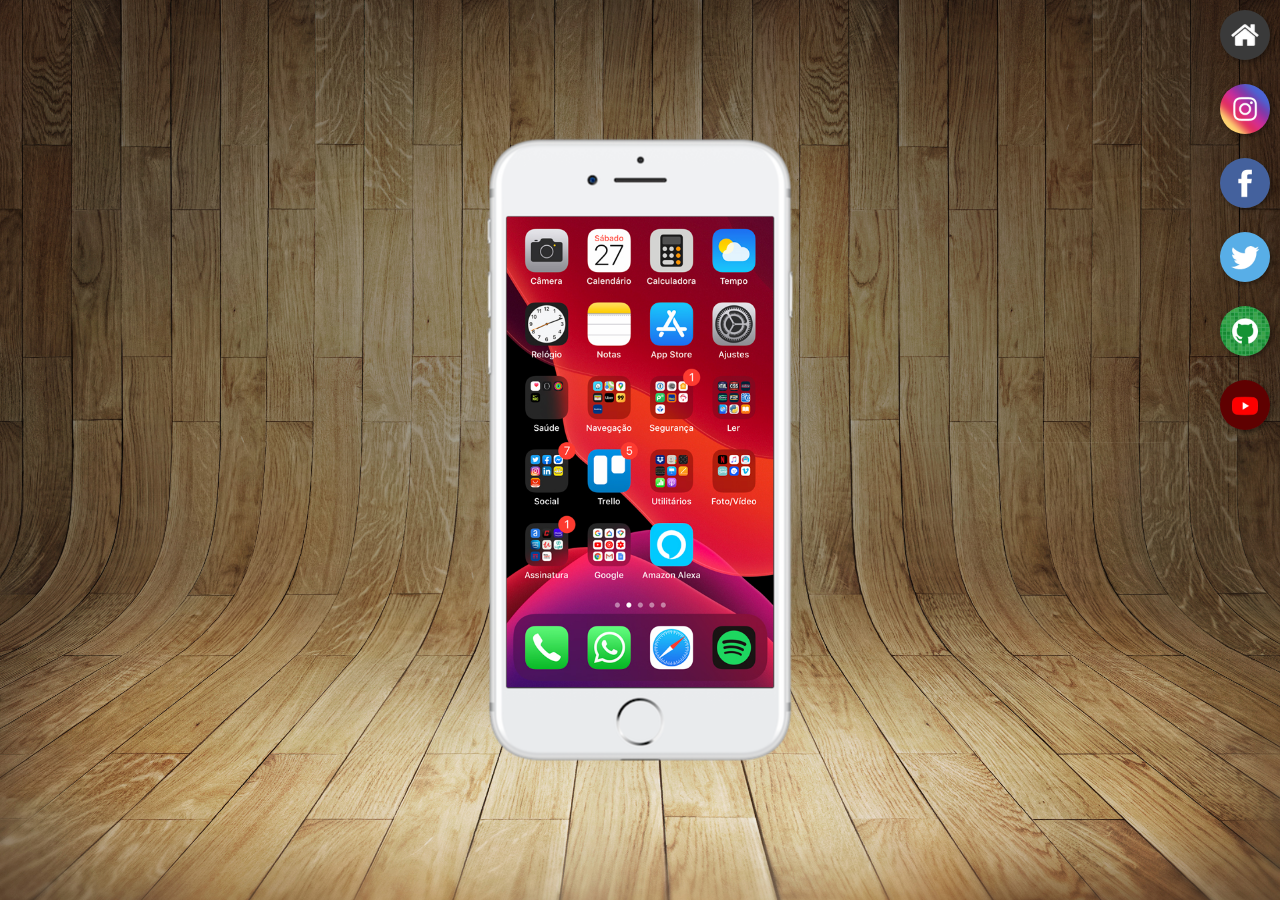
<file: index.html>
<!DOCTYPE html>
<html lang="pt-br">
<head>
    <meta charset="UTF-8">
    <meta http-equiv="X-UA-Compatible" content="IE=edge">
    <meta name="viewport" content="width=device-width, initial-scale=1.0">
    <link rel="shortcut icon" href="favicon.ico" type="image/x-icon">
    <link rel="stylesheet" href="styles/style.css">
    <title>Projeto Rede Sociais</title>
</head>
<body>
    <main>
        <section id="phone">
            <iframe src="home.html" name="tela" id="tela" frameborder="0">
                Seu navegador não é compatível com essa ilustração.
            </iframe>            
        </section>
        <section id="rede-sociais">
            <a href="home.html" target="tela"><img src="imagens/logo-home.jpg" alt="Home"></a>
            <a href="instagram.html" target="tela"><img src="imagens/logo-instagram.jpg" alt="Instagram"></a>
            <a href="#"><img src="imagens/logo-facebook.jpg" alt="Facebook"></a>
            <a href="twitter.html" target="tela"><img src="imagens/logo-twitter.jpg" alt="Twitter"></a>
            <a href="github.html" target="tela"><img src="imagens/logo-github.jpg" alt="GitHub"></a>
            <a href="youtube.html" target="tela"><img src="imagens/logo-youtube.jpg" alt="Youtube"></a>
        </section>
    </main>
</body>
</html>
</file>
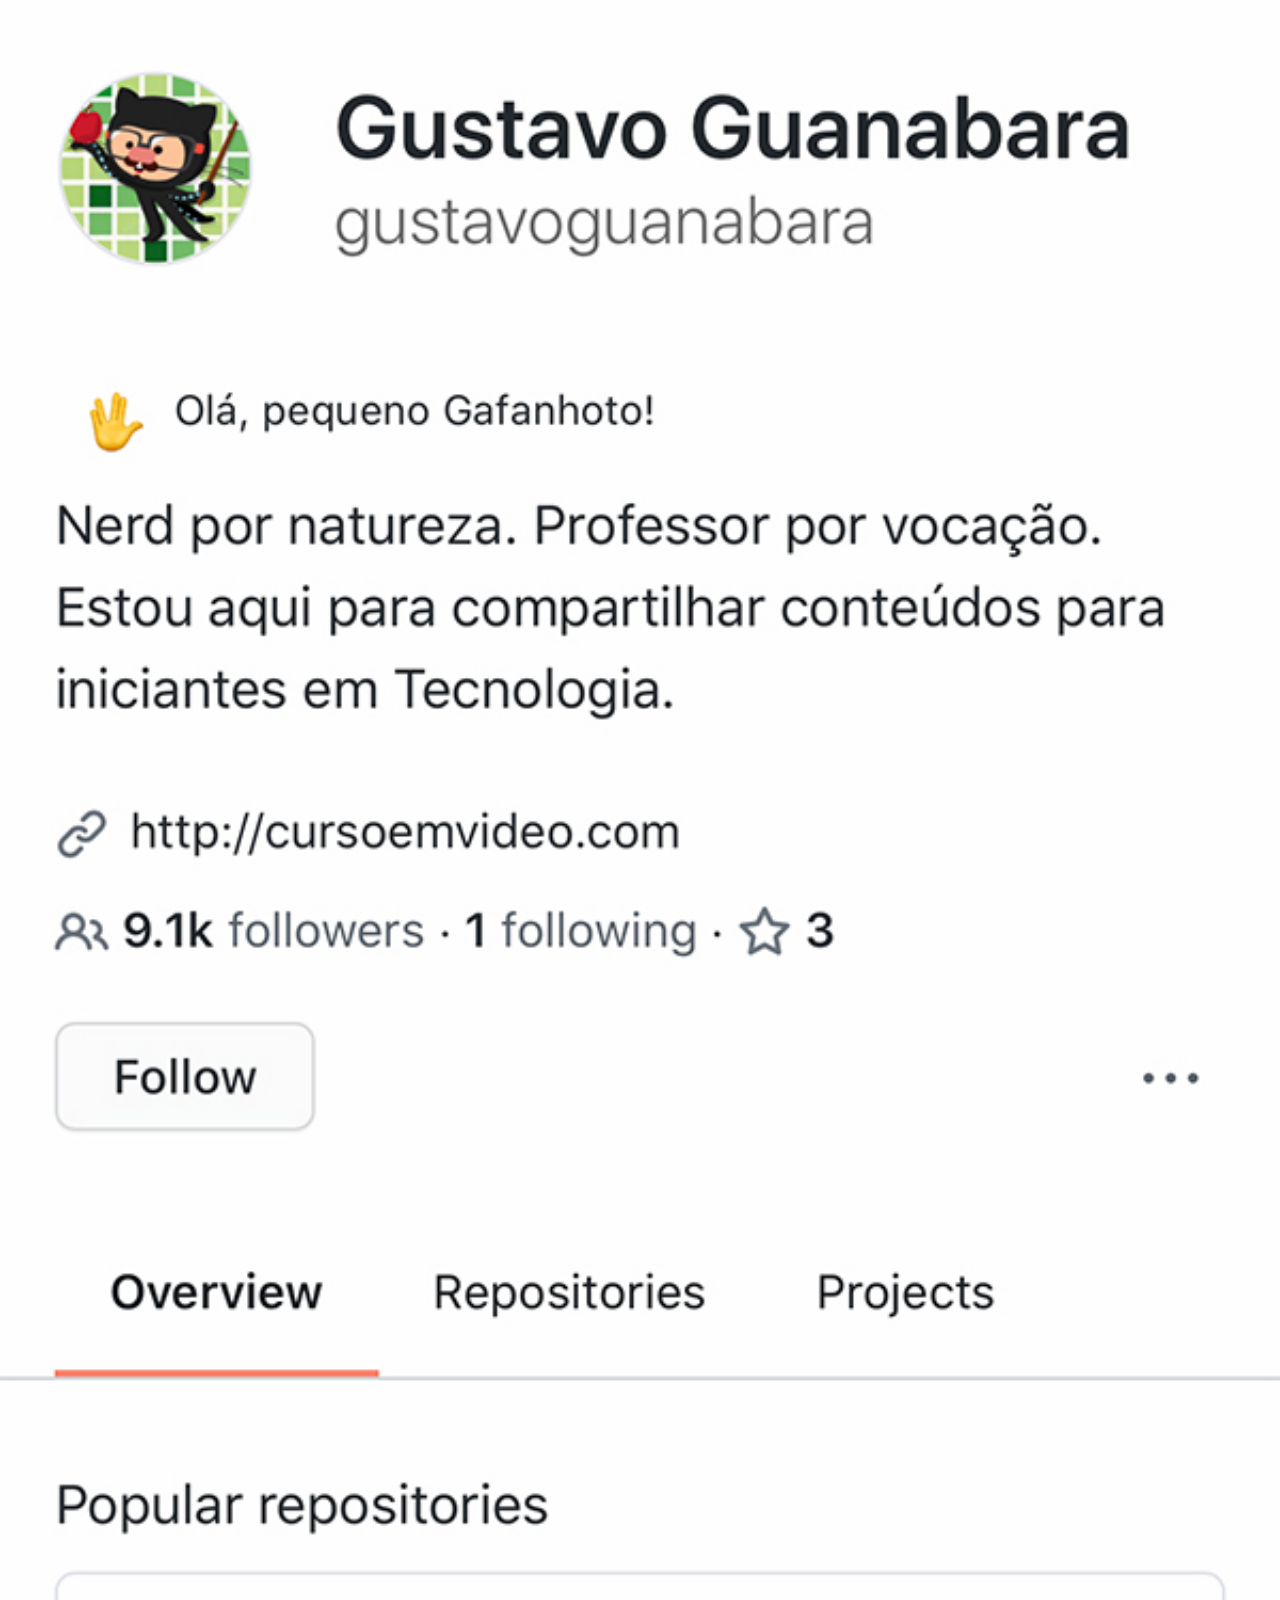
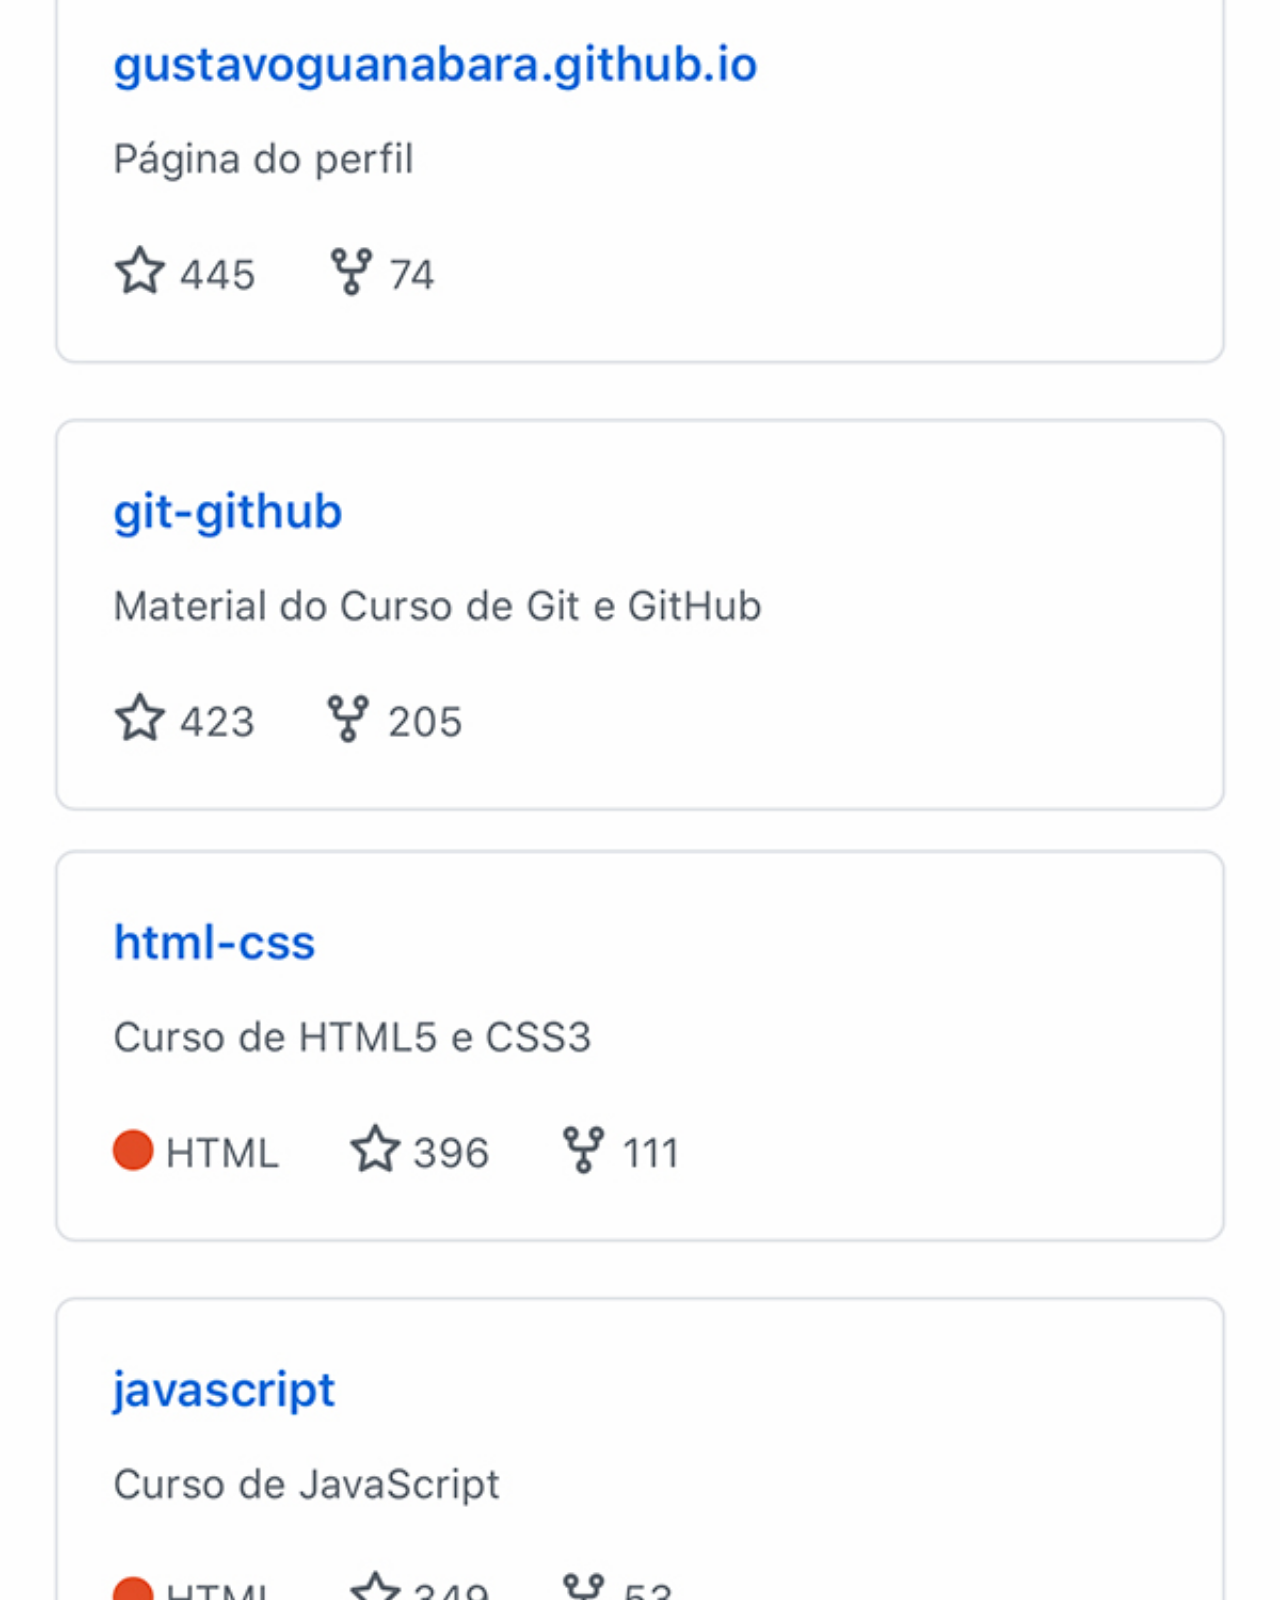
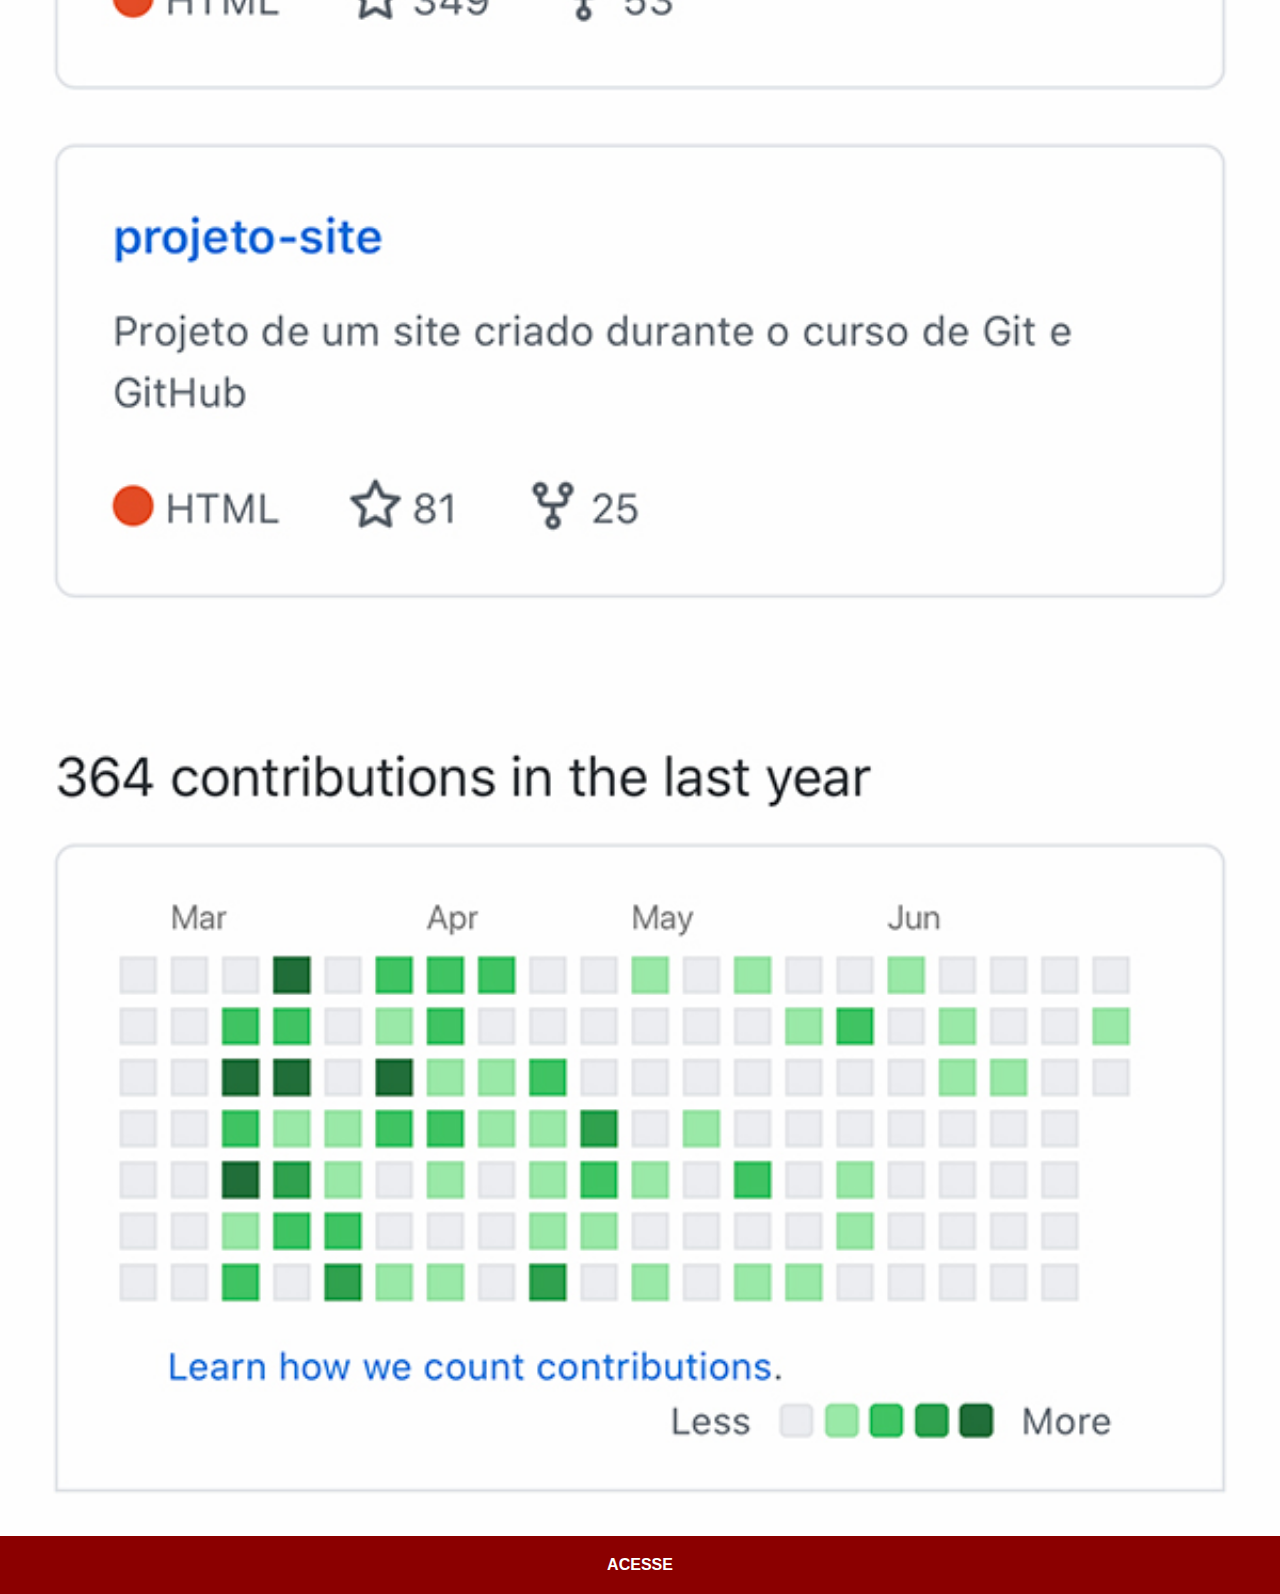
<file: github.html>
<!DOCTYPE html>
<html lang="pt-br">
<head>
    <meta charset="UTF-8">
    <meta http-equiv="X-UA-Compatible" content="IE=edge">
    <meta name="viewport" content="width=device-width, initial-scale=1.0">
    <title>GitHub</title>
    <link rel="stylesheet" href="styles/styles.social.css">
</head>
<body>
    <img src="imagens/tela-github.jpg" alt="github">
    <a href="https://github.com/gyldhenorclementino/" target="_blank">ACESSE</a>
</body>
</html>
</file>
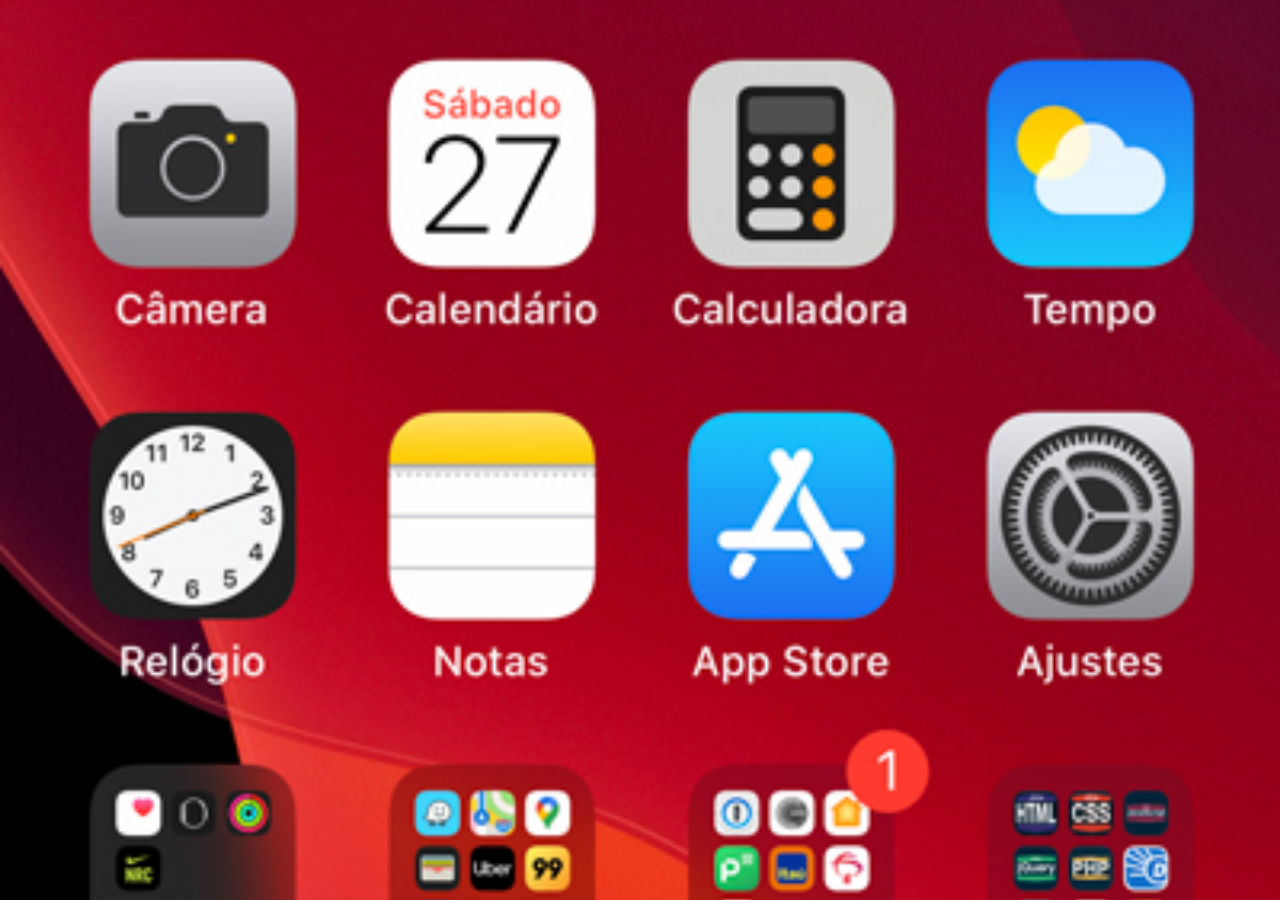
<file: home.html>
<!DOCTYPE html>
<html lang="pt-br">
<head>
    <meta charset="UTF-8">
    <meta http-equiv="X-UA-Compatible" content="IE=edge">
    <meta name="viewport" content="width=device-width, initial-scale=1.0">
    <link rel="shortcut icon" href="favicon.ico" type="image/x-icon">
    <title>Home</title>
</head>
<style>
    * {
        margin: 0;
        padding: 0;
    }

    body{
        width: 100vw;
        height: 100vh;
        background: url(imagens/tela-home.jpg) no-repeat top center;
        background-size: cover;
    }
</style>
<body>
    
</body>
</html>
</file>
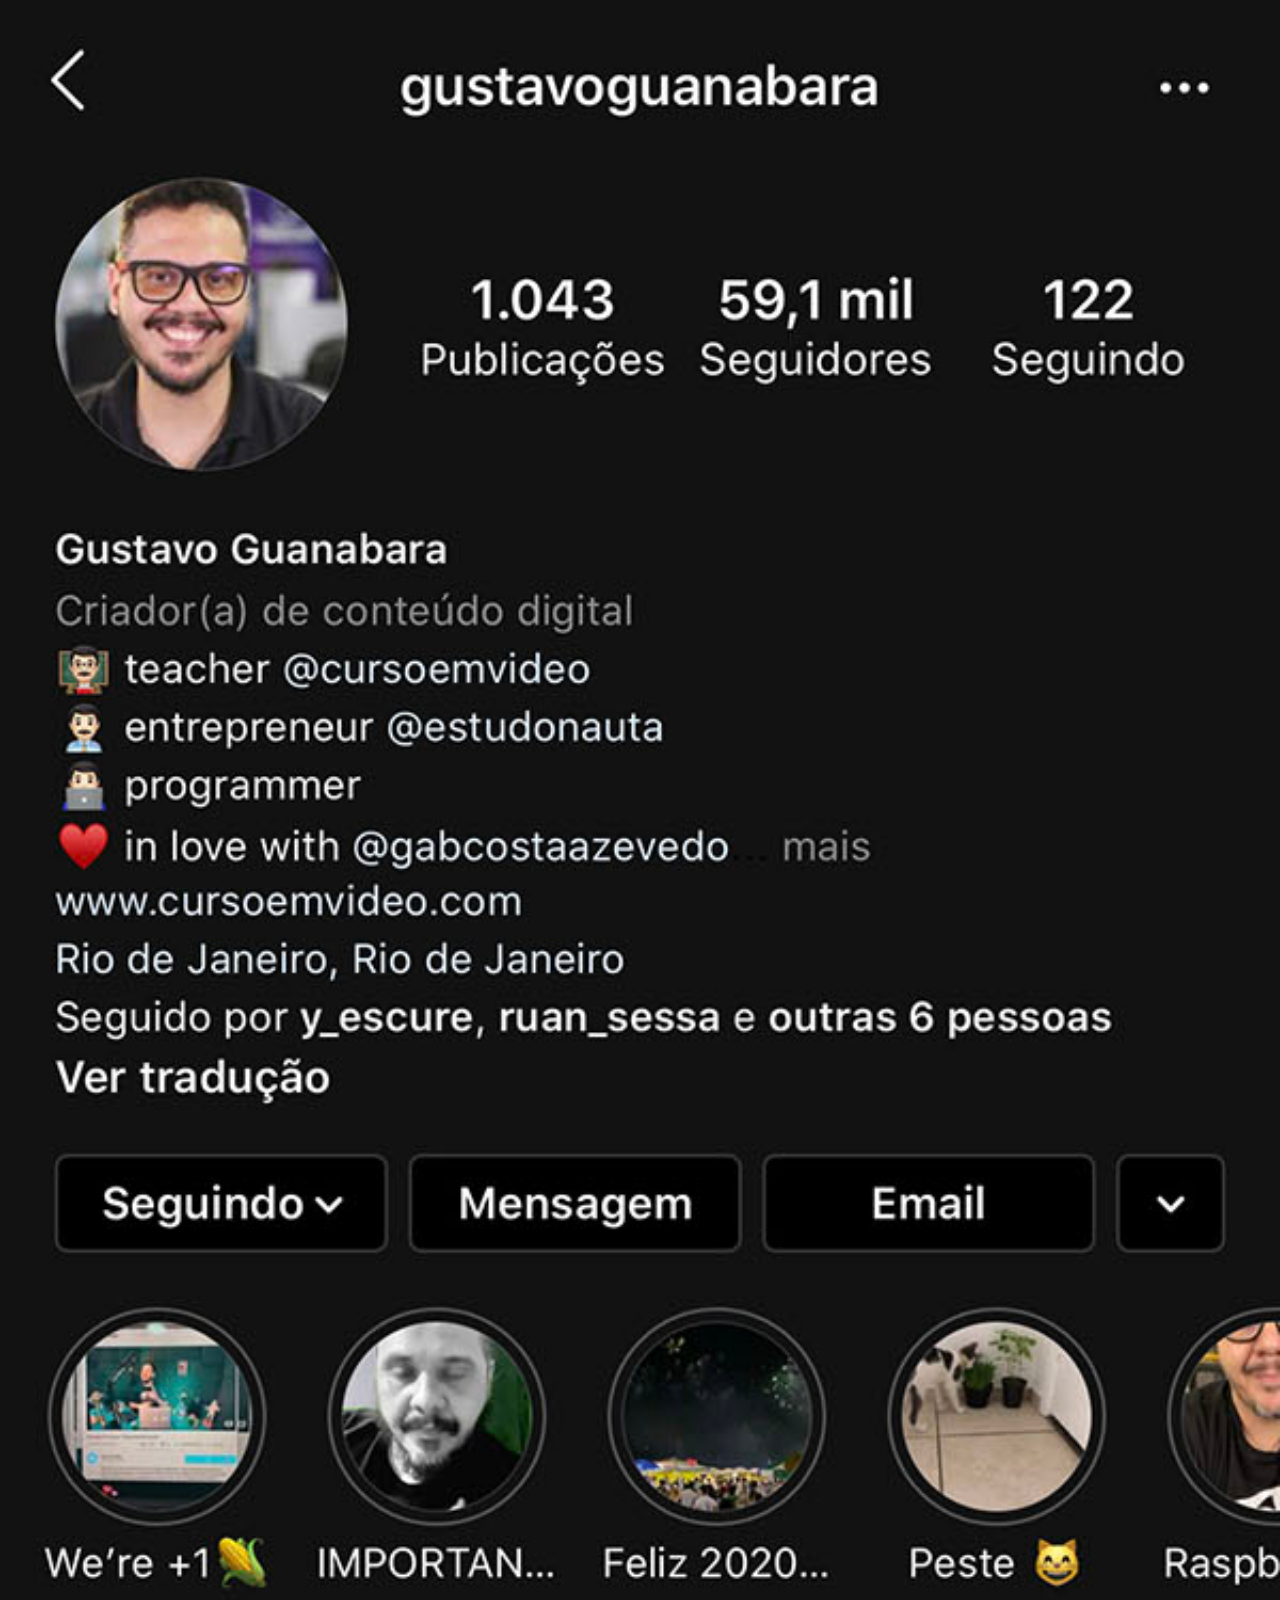
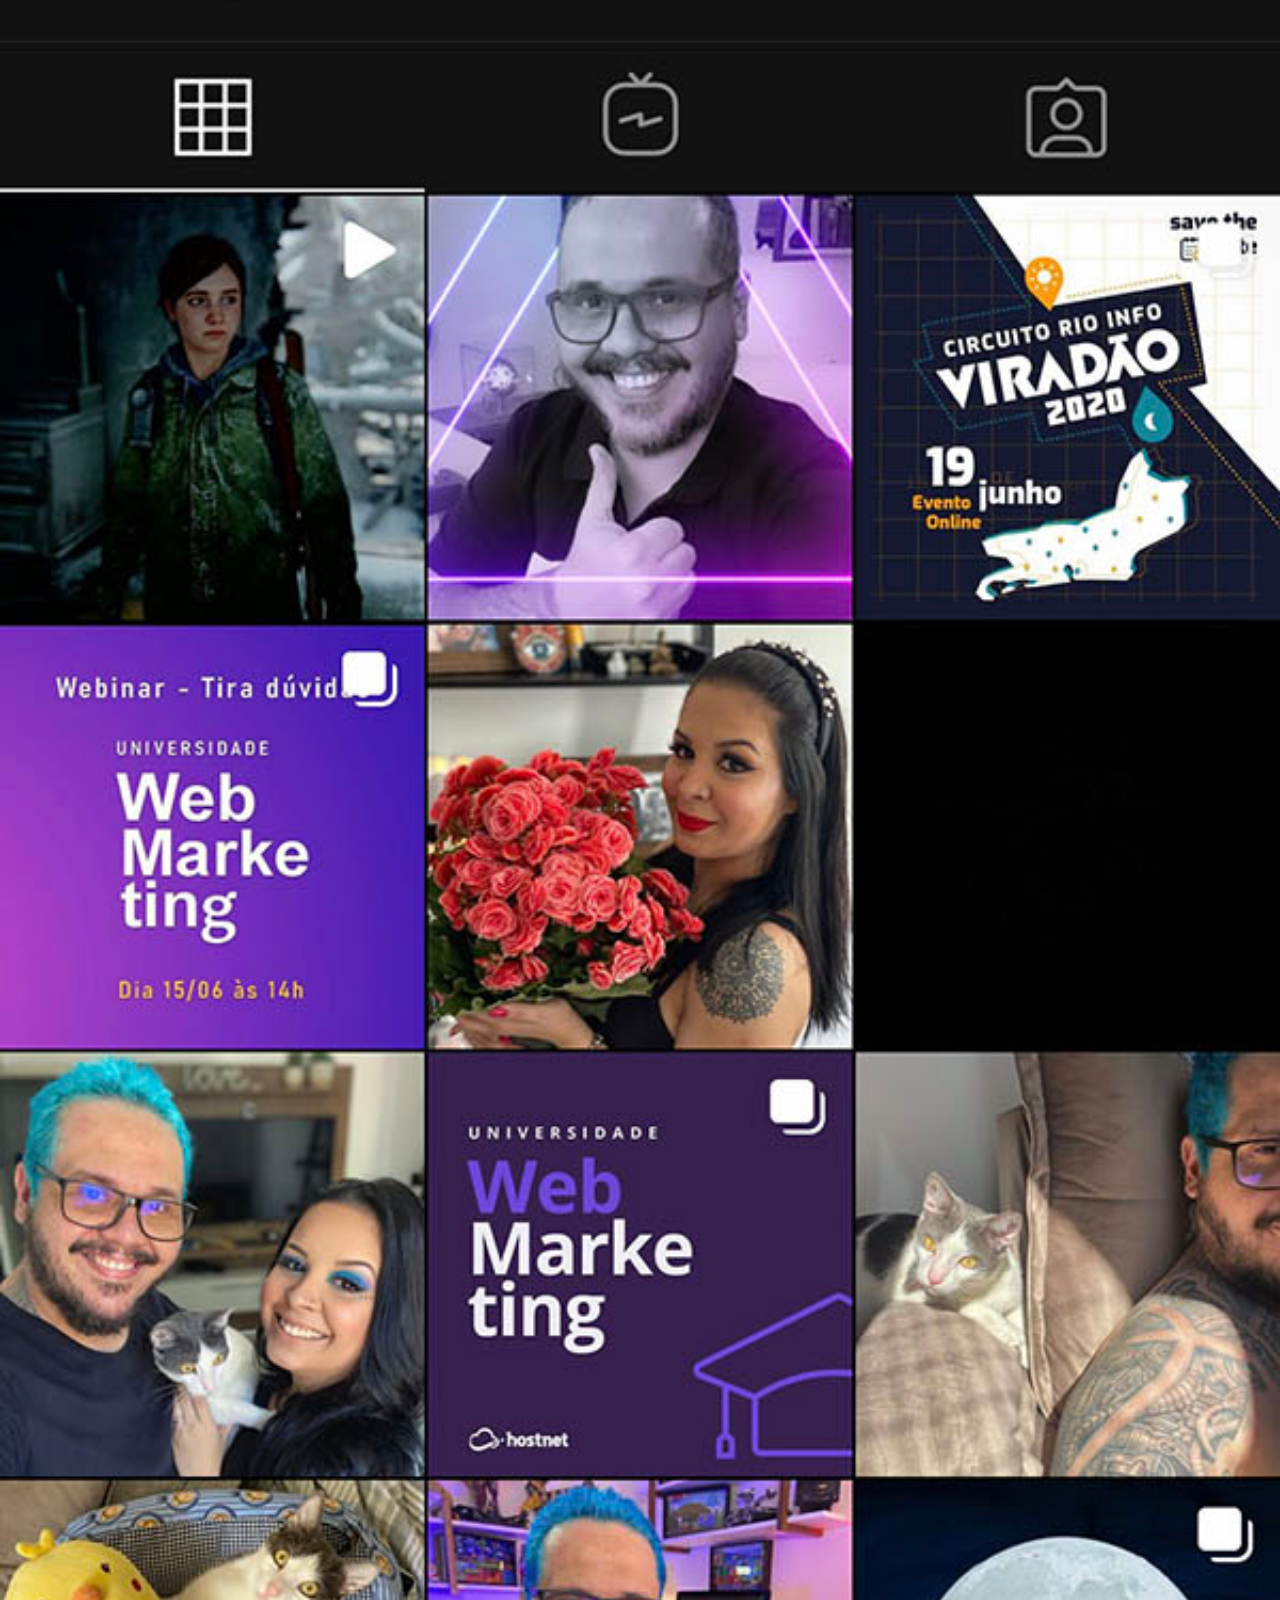
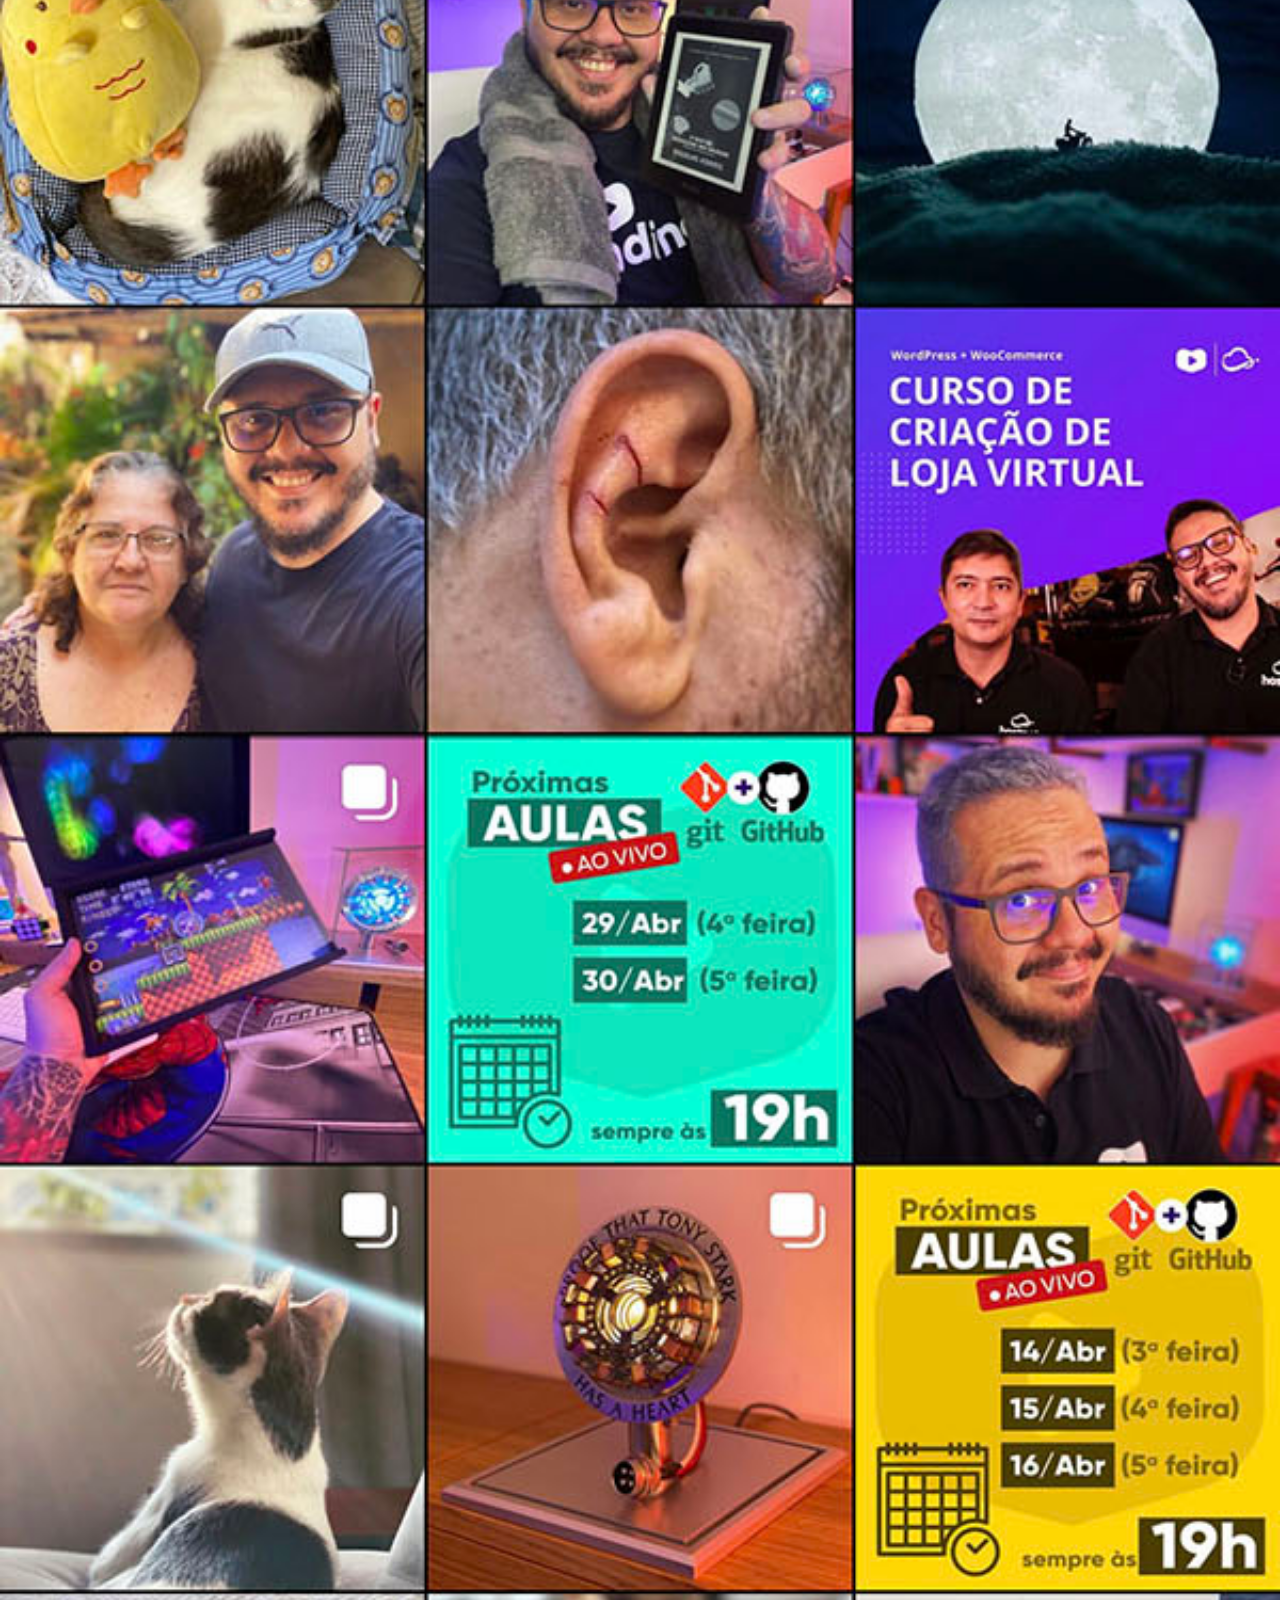
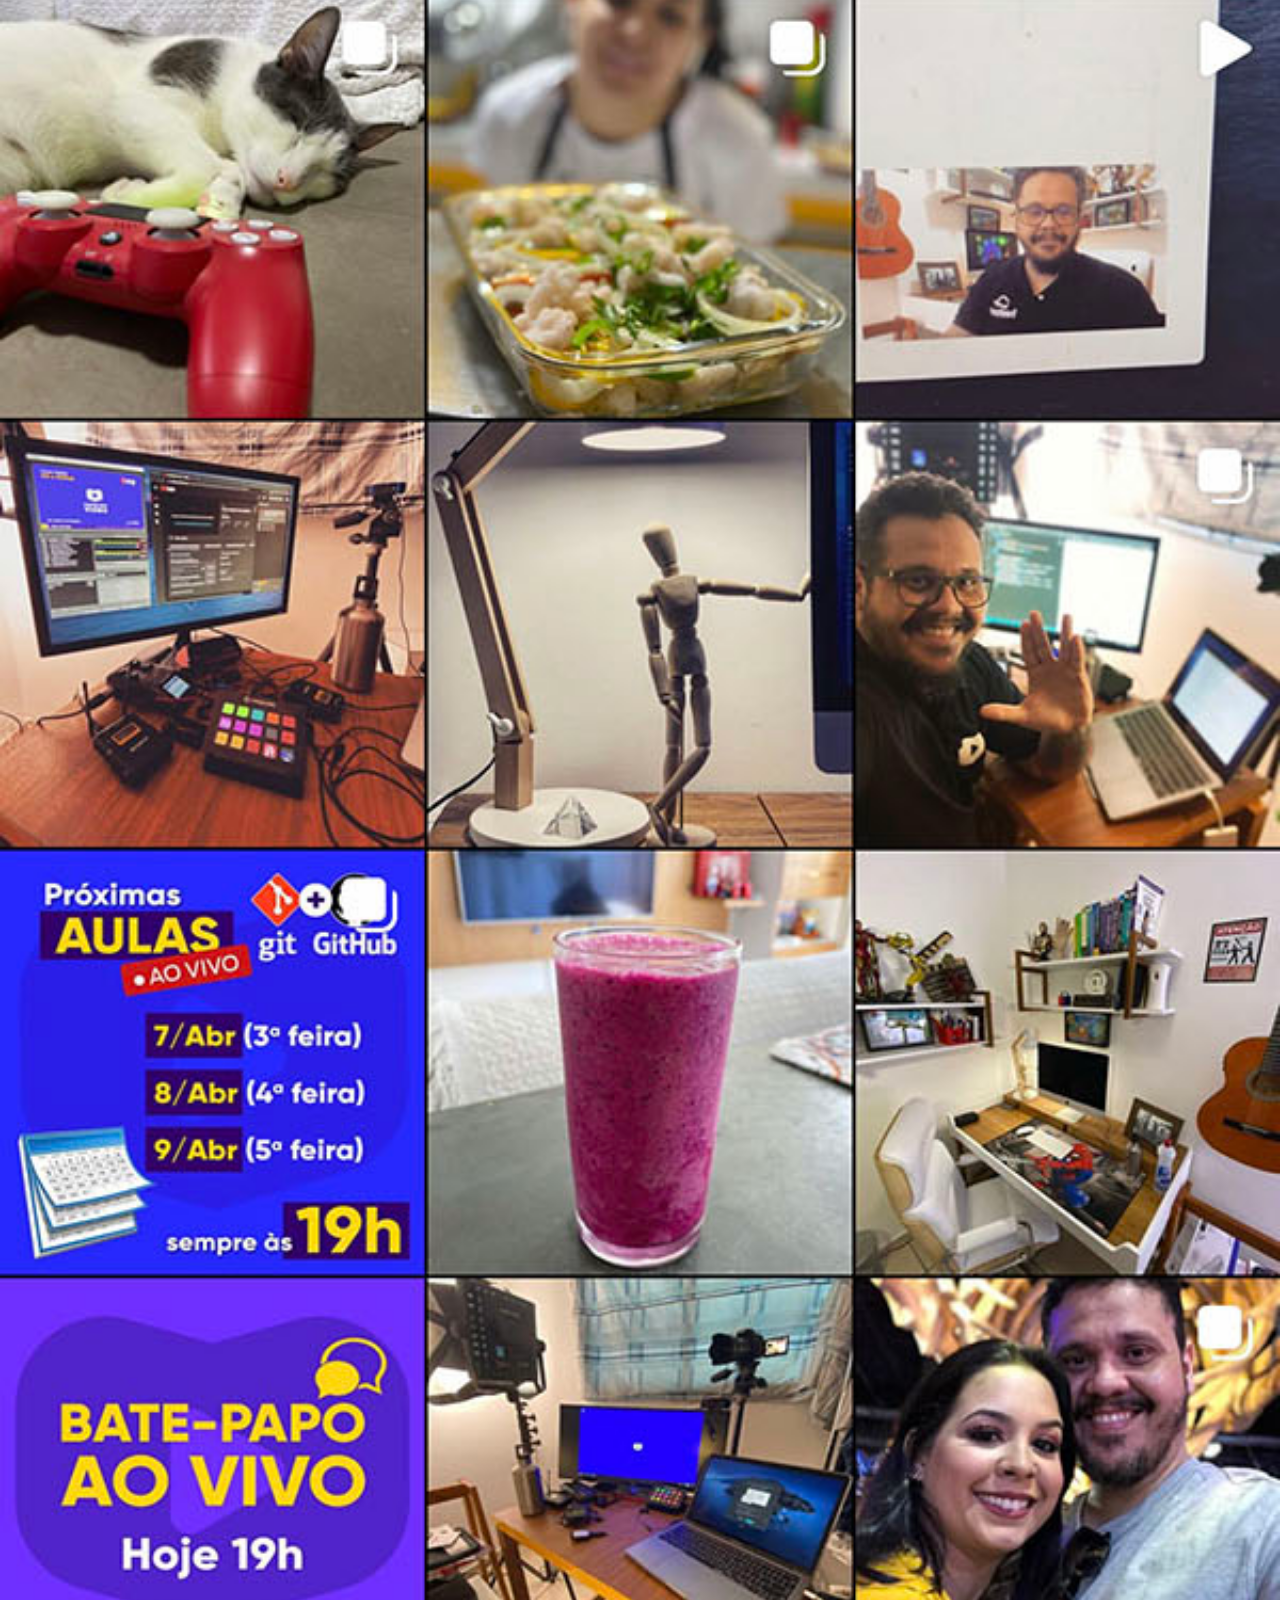
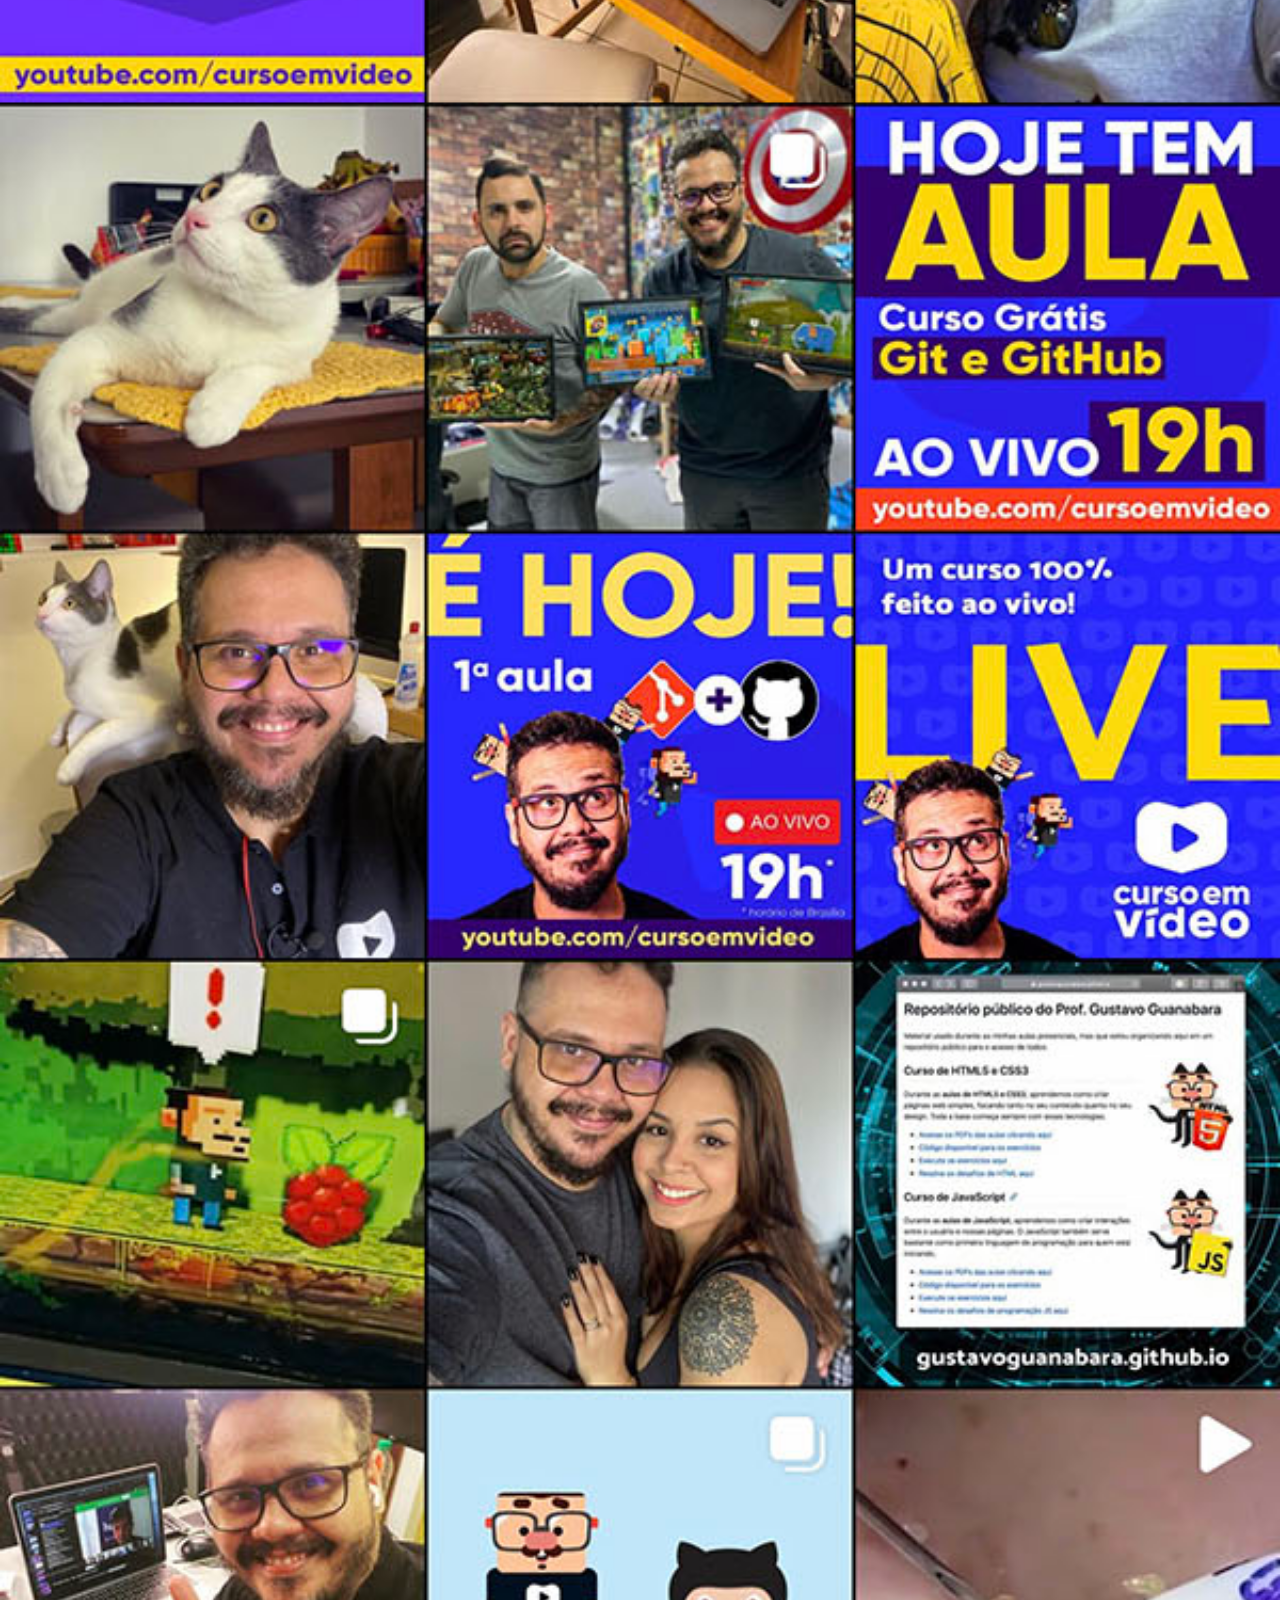
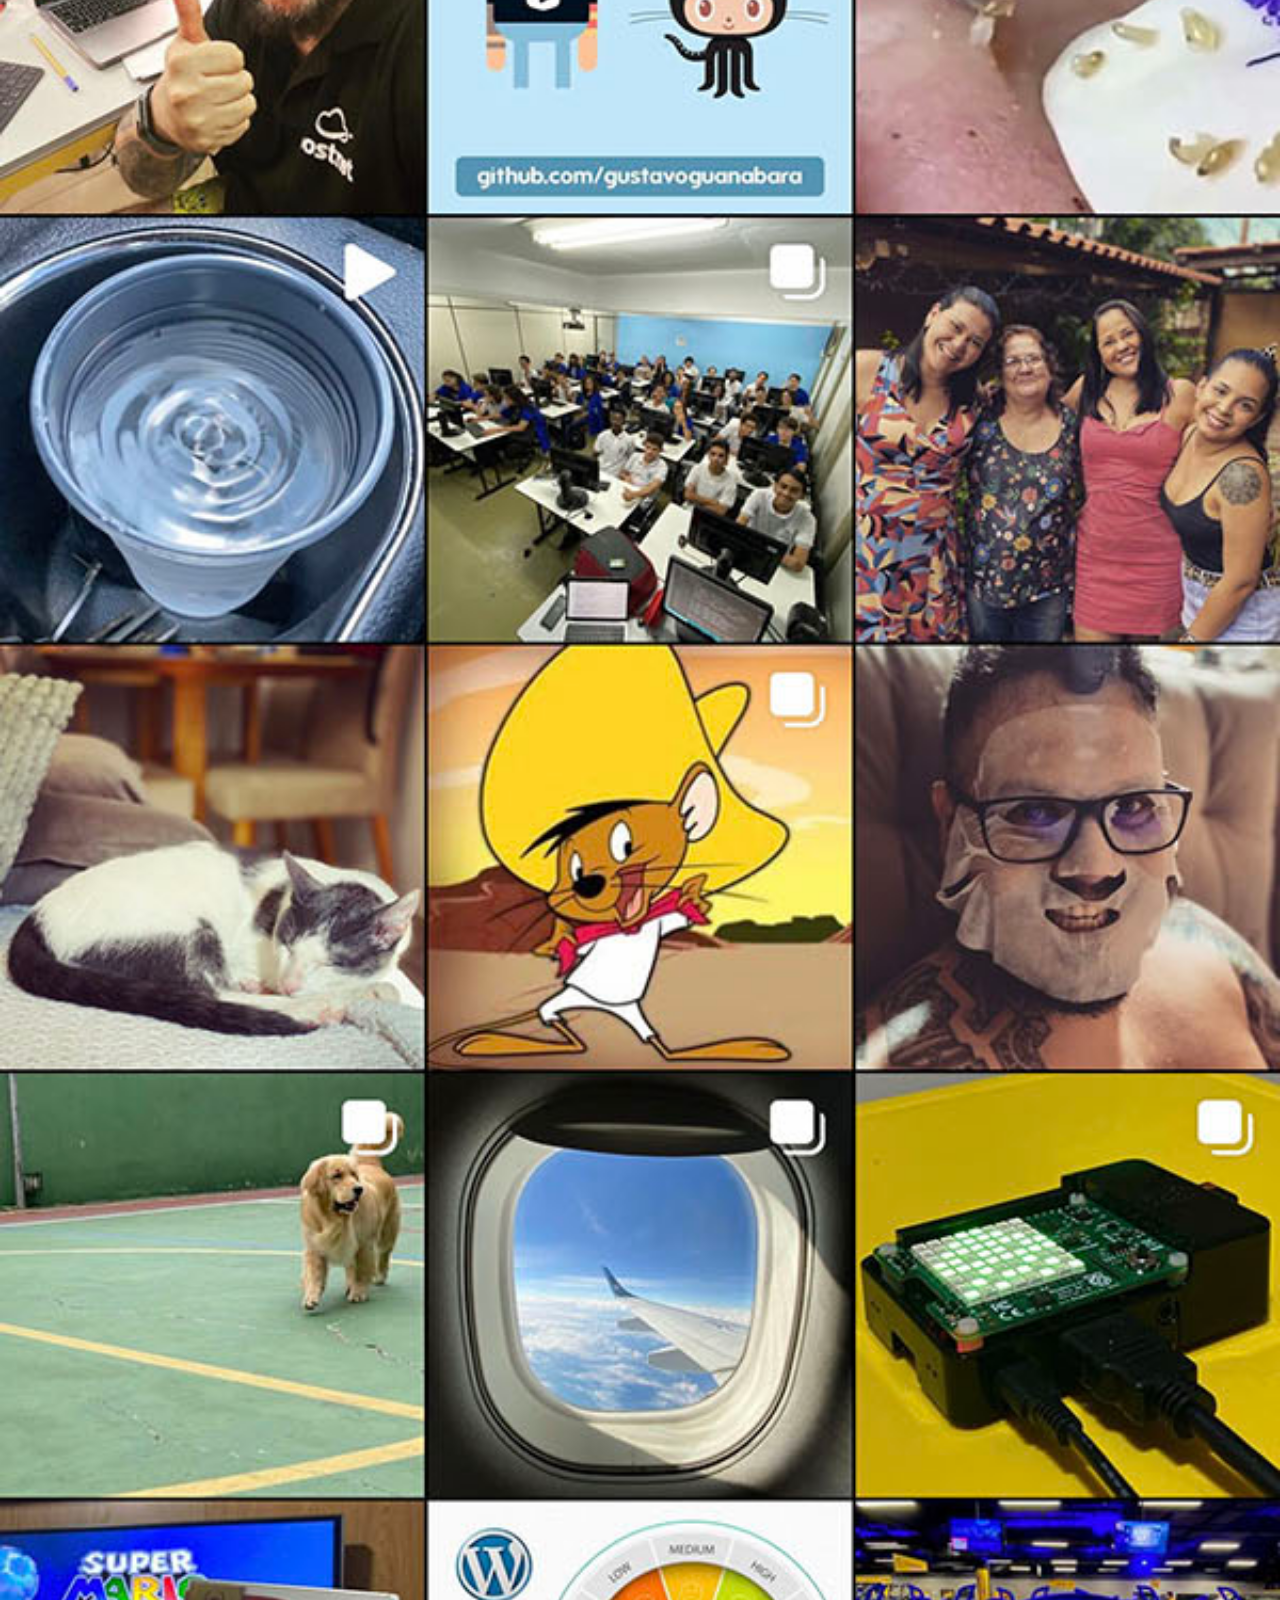
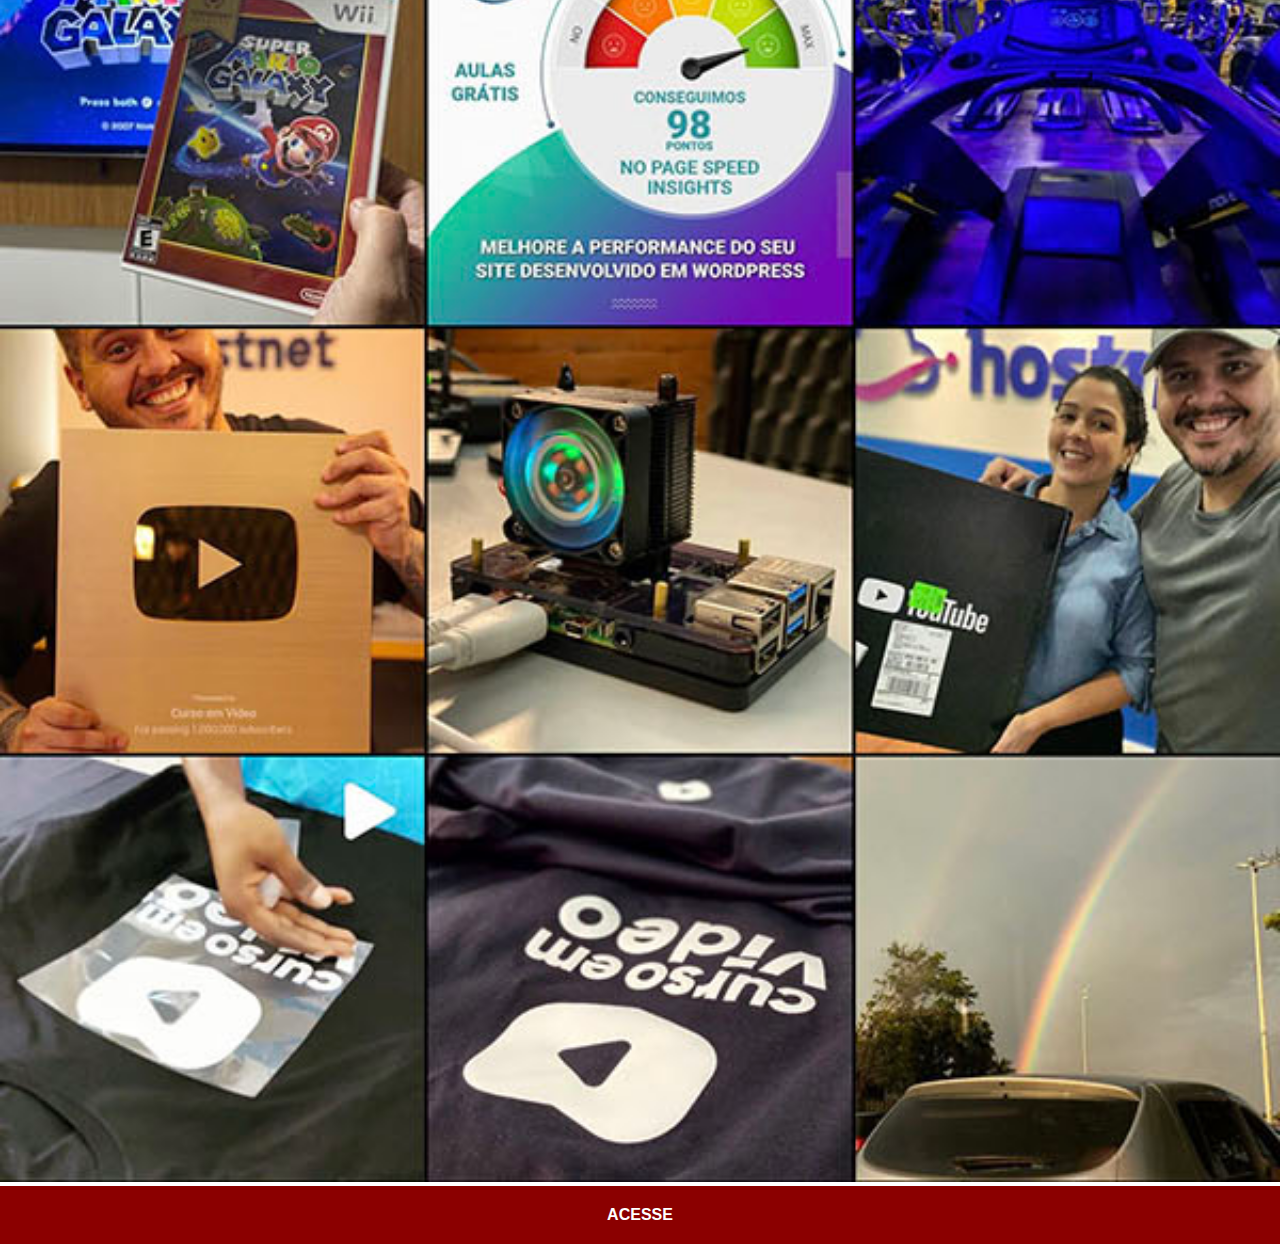
<file: instagram.html>
<!DOCTYPE html>
<html lang="pt-br">
<head>
    <meta charset="UTF-8">
    <meta http-equiv="X-UA-Compatible" content="IE=edge">
    <meta name="viewport" content="width=device-width, initial-scale=1.0">
    <title>Instagram</title>
    <link rel="stylesheet" href="styles/styles.social.css">
</head>
<body>
    <img src="imagens/tela-instagram.jpg" alt="Instagram">
    <a href="https://www.instagram.com/gyldhenor/" target="_blank">ACESSE</a>
</body>
</html>
</file>
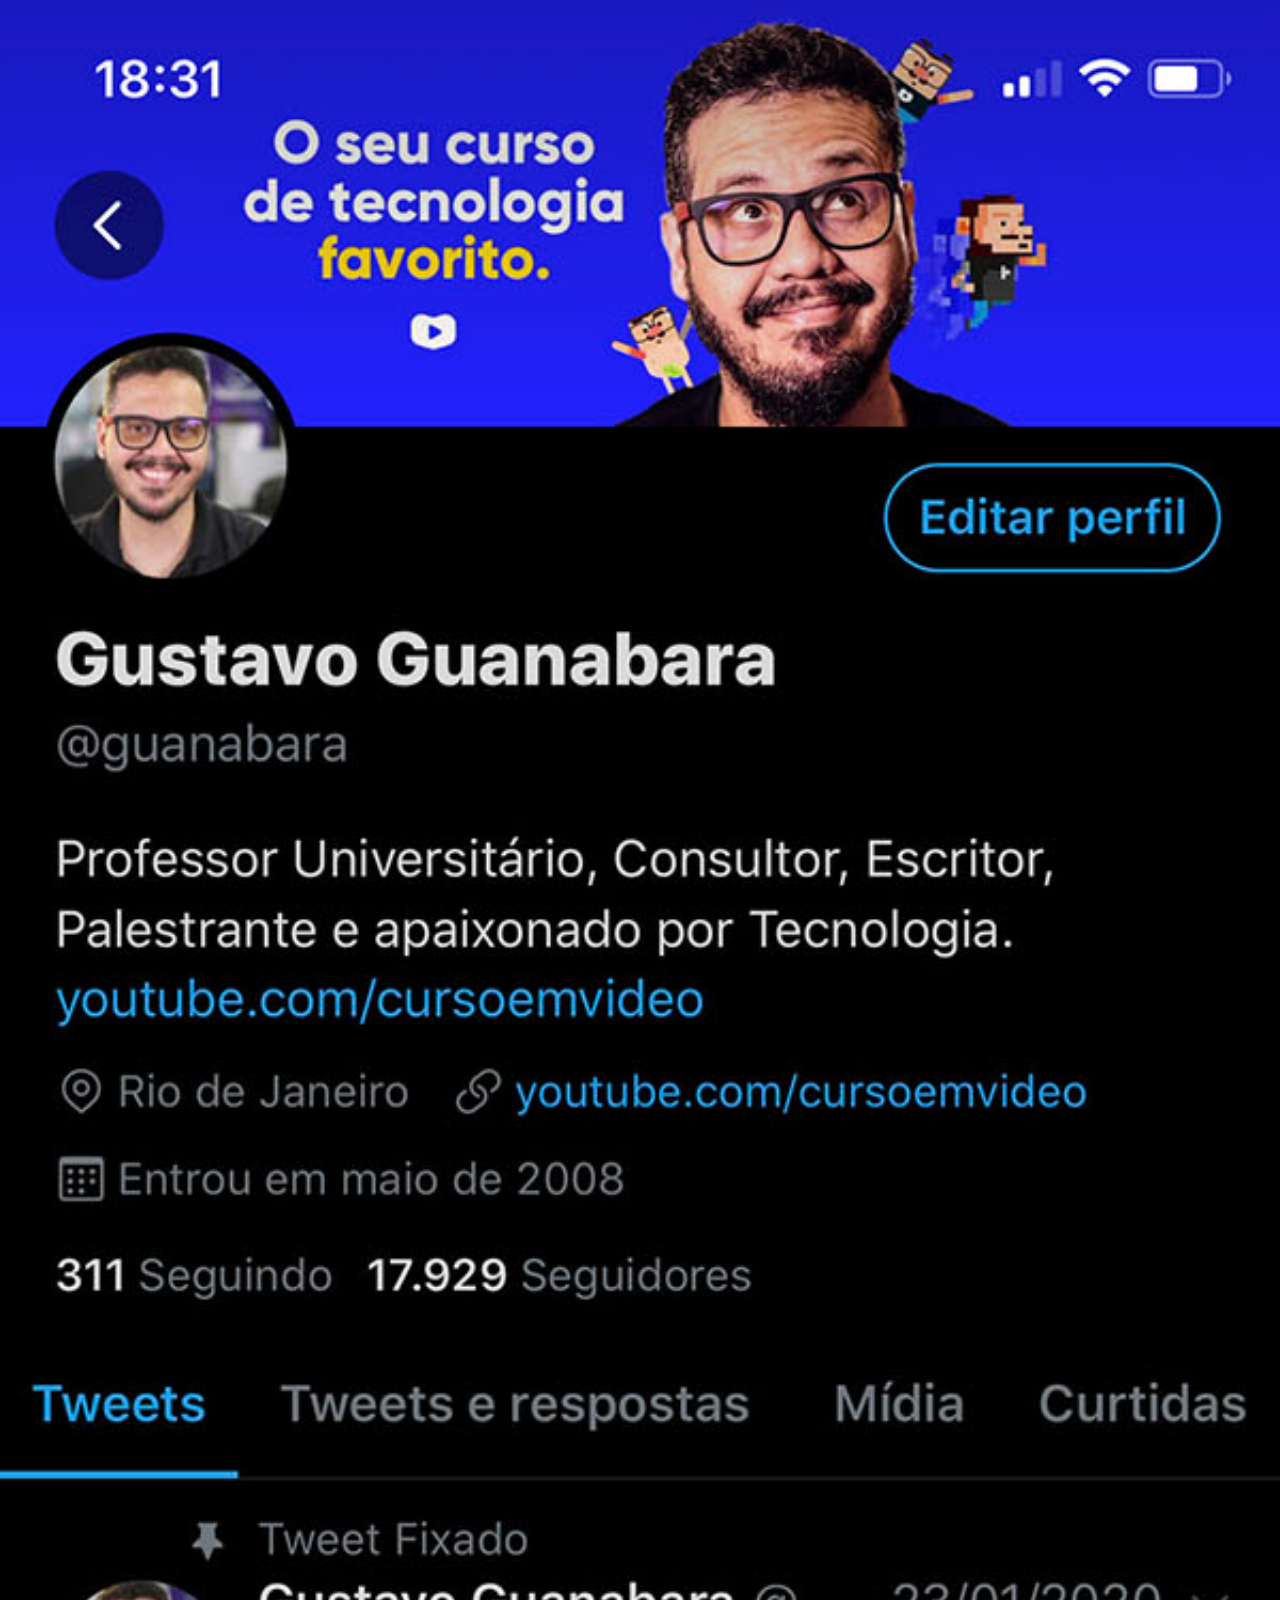
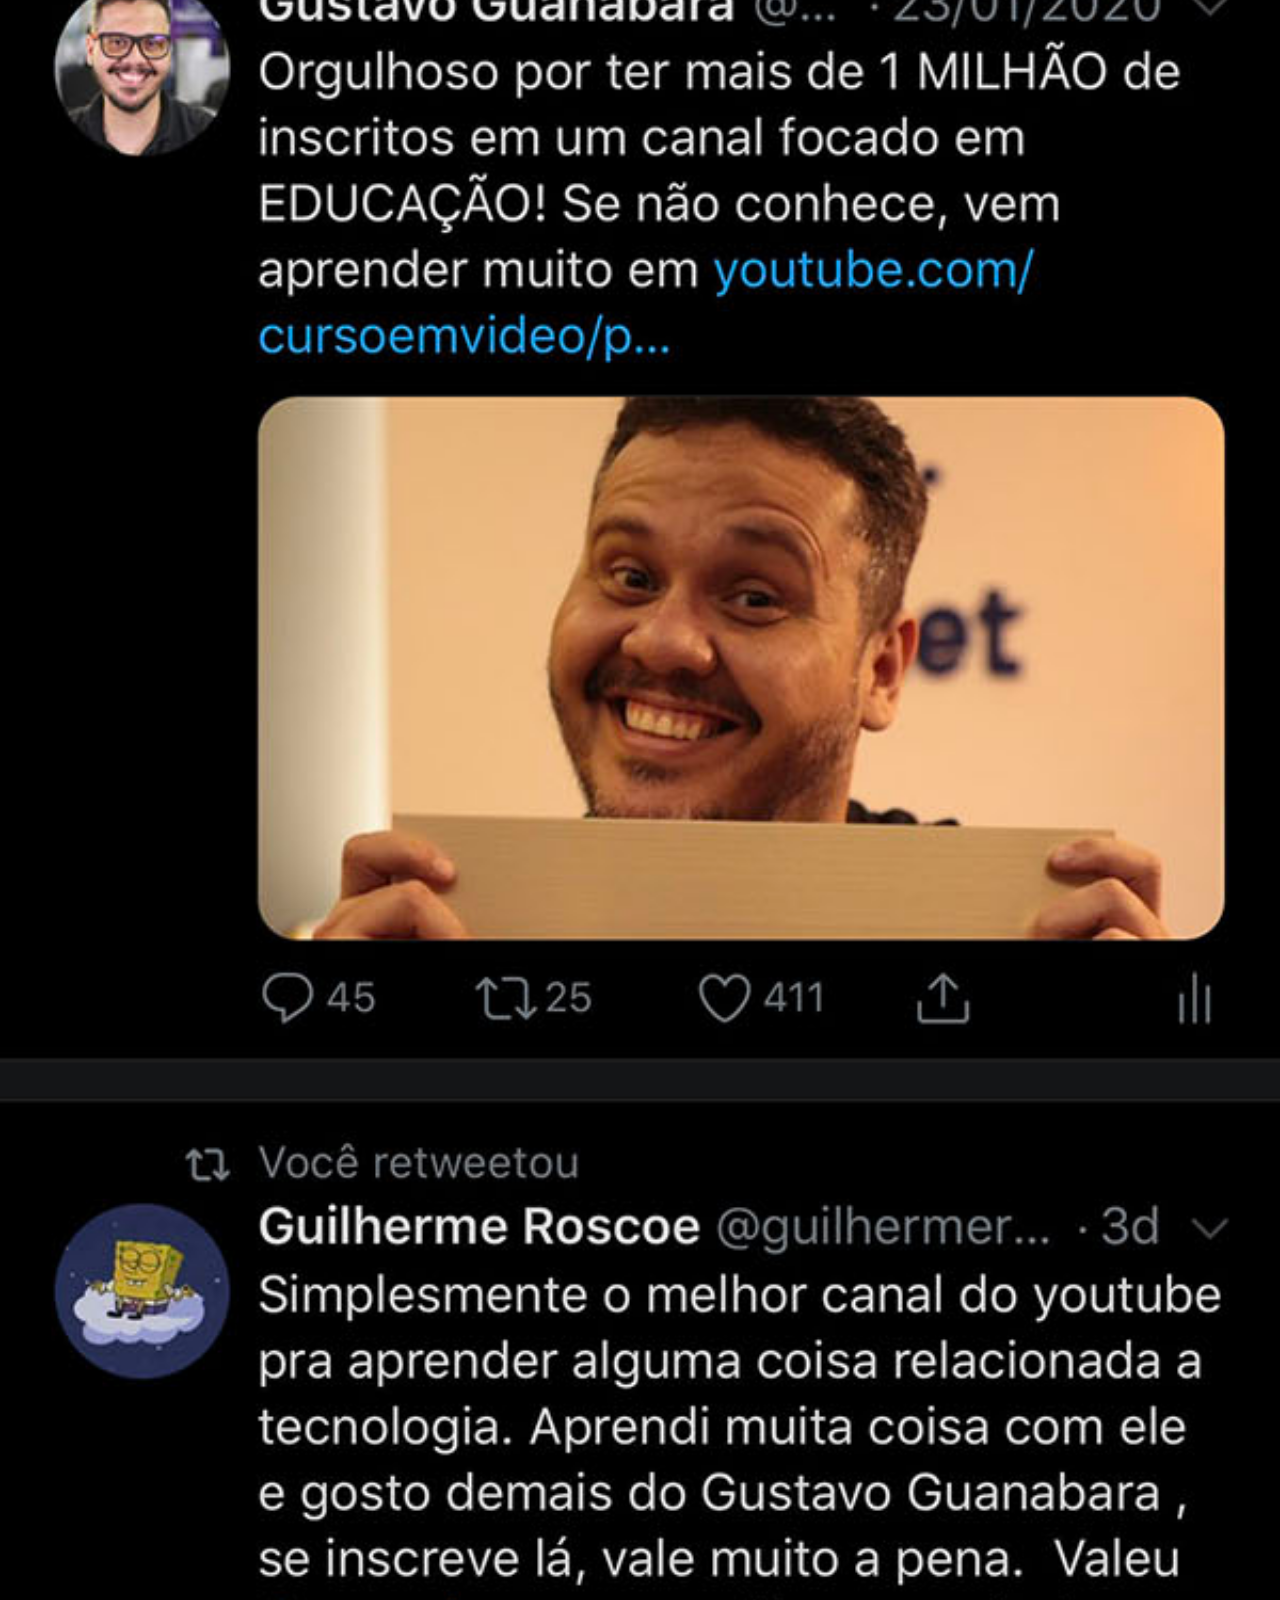
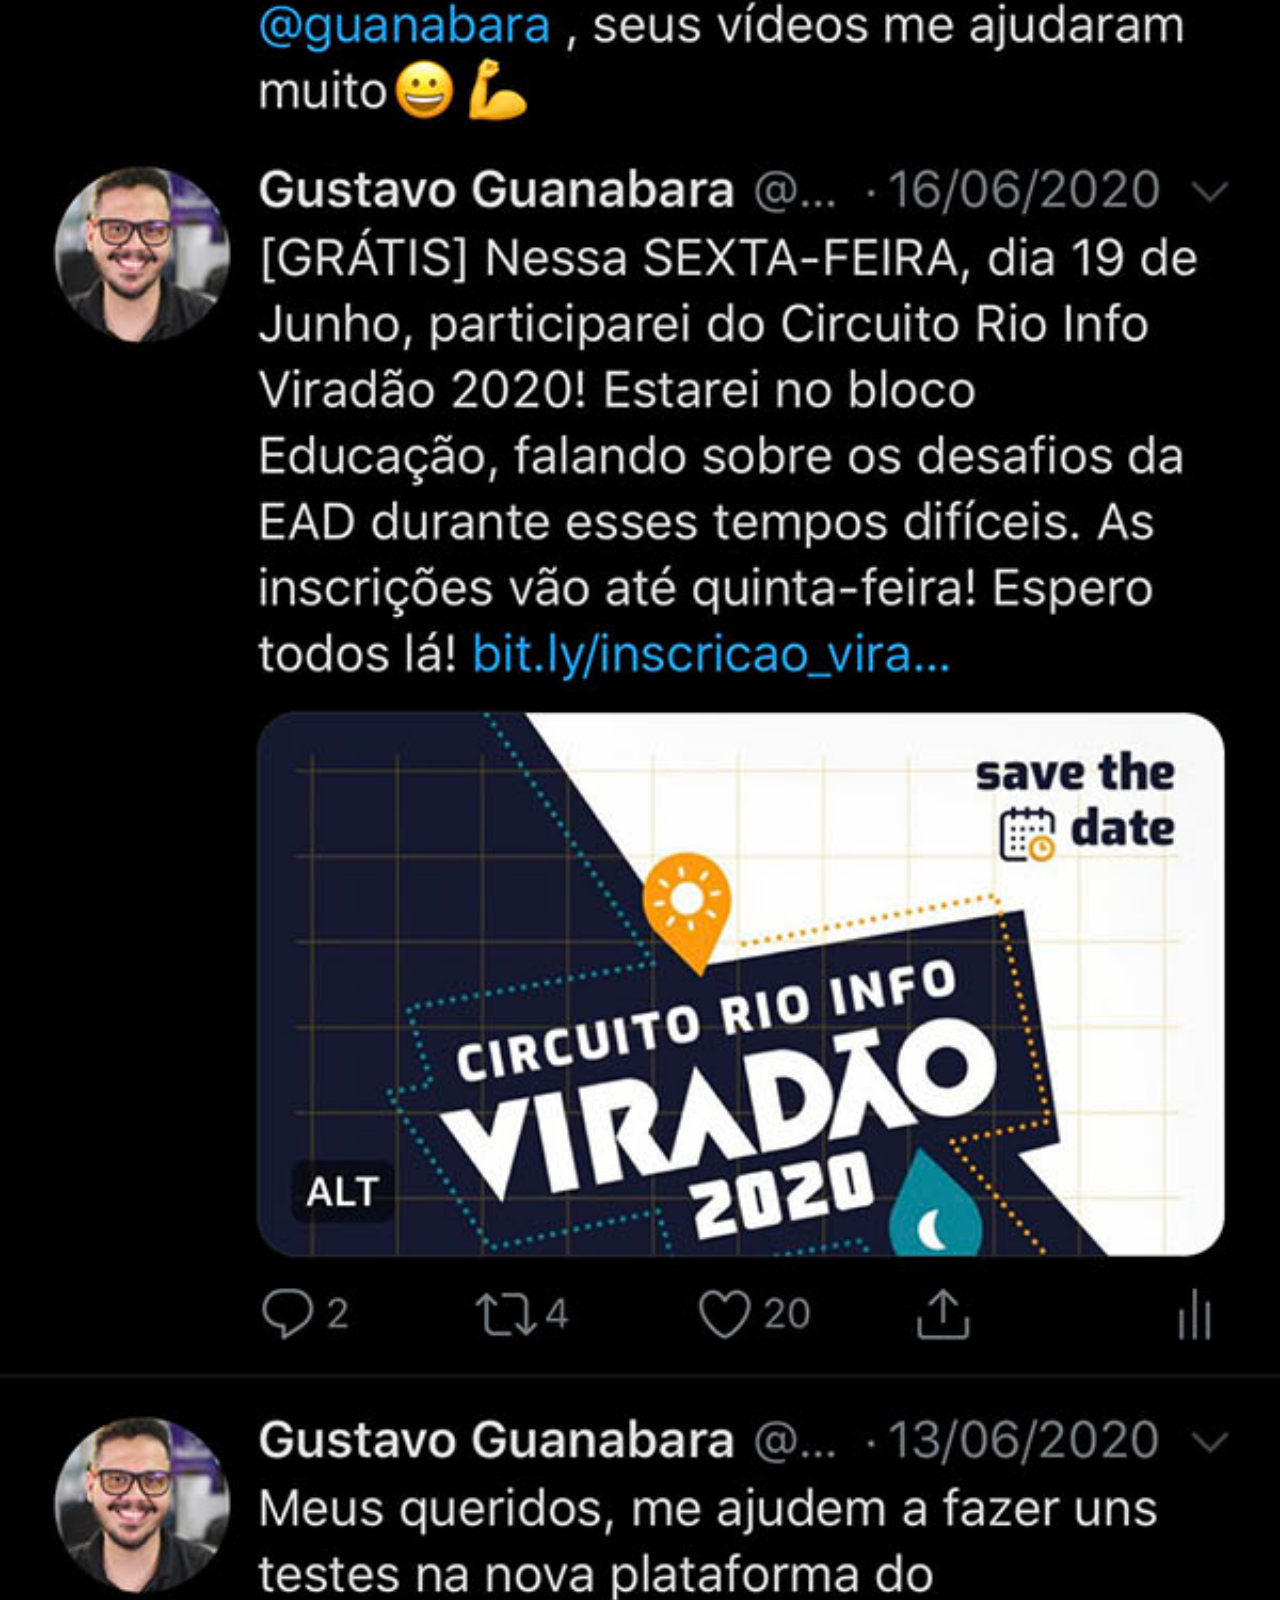
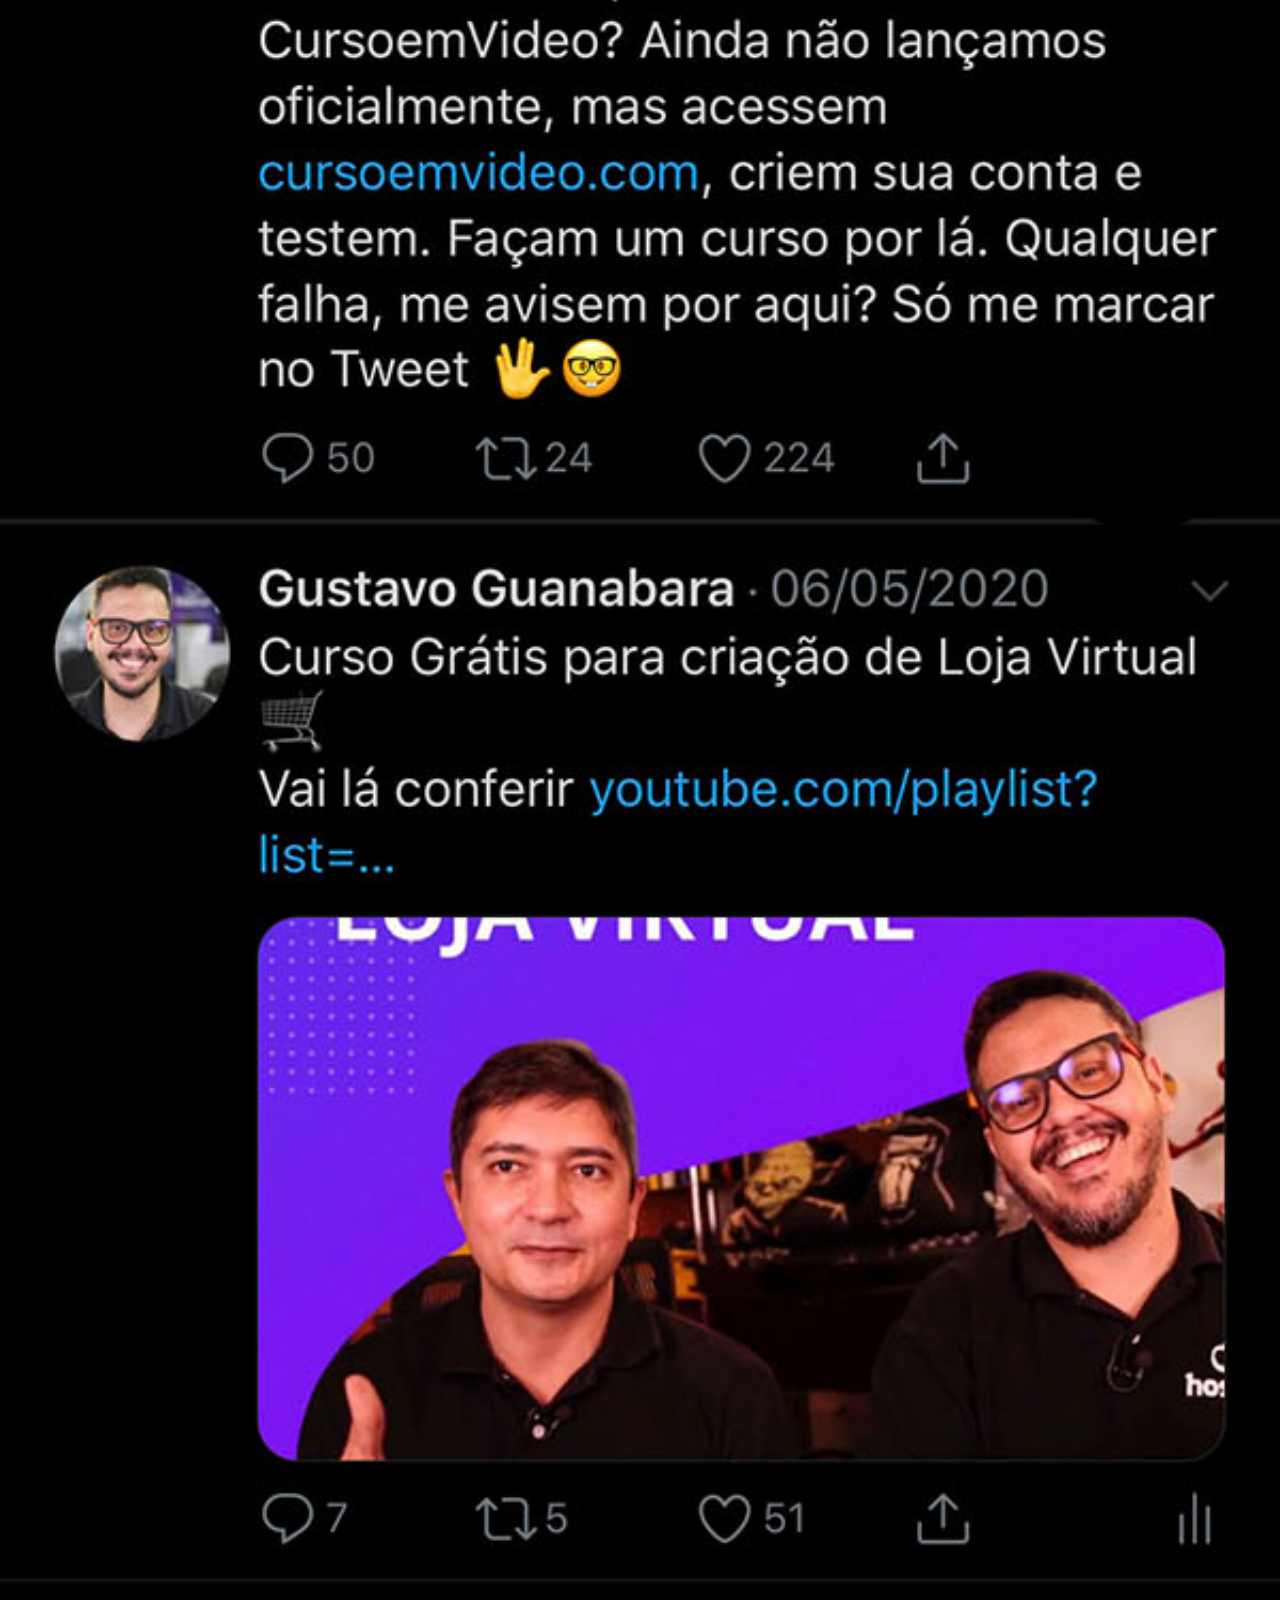
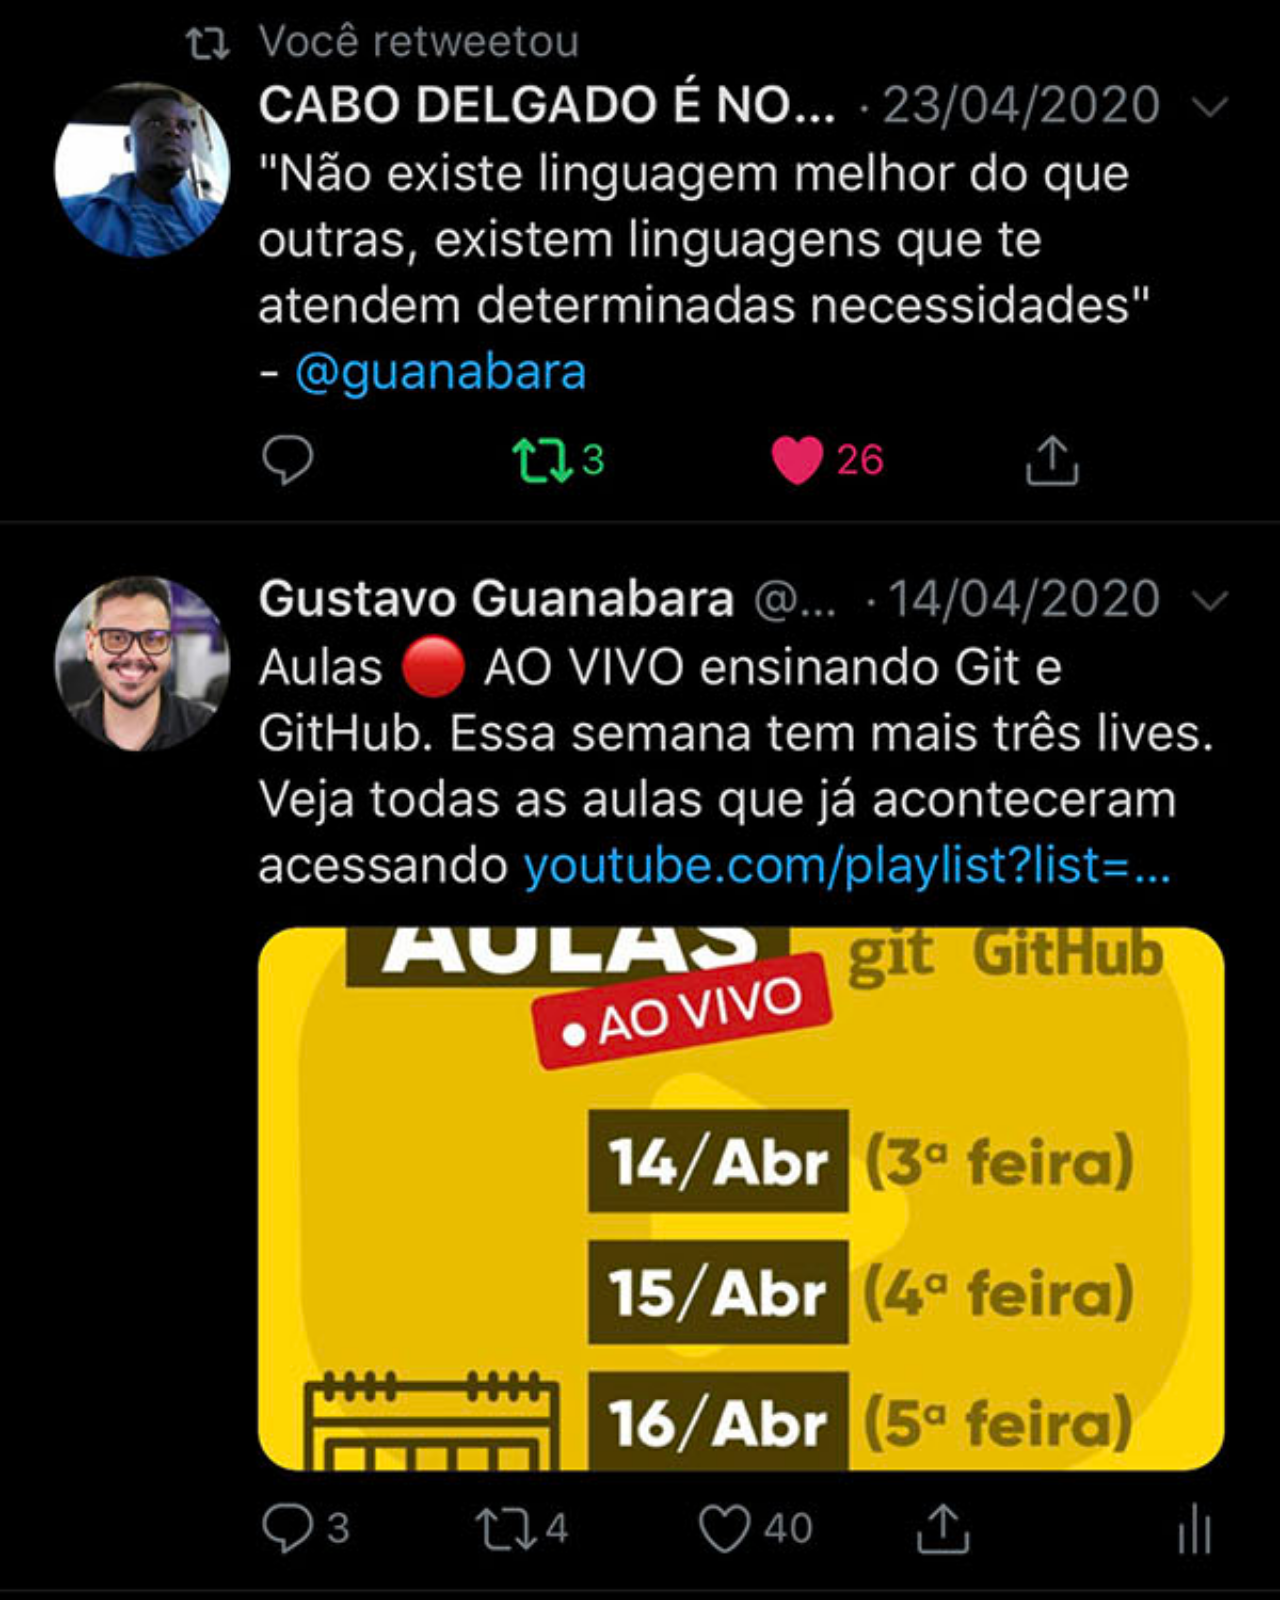
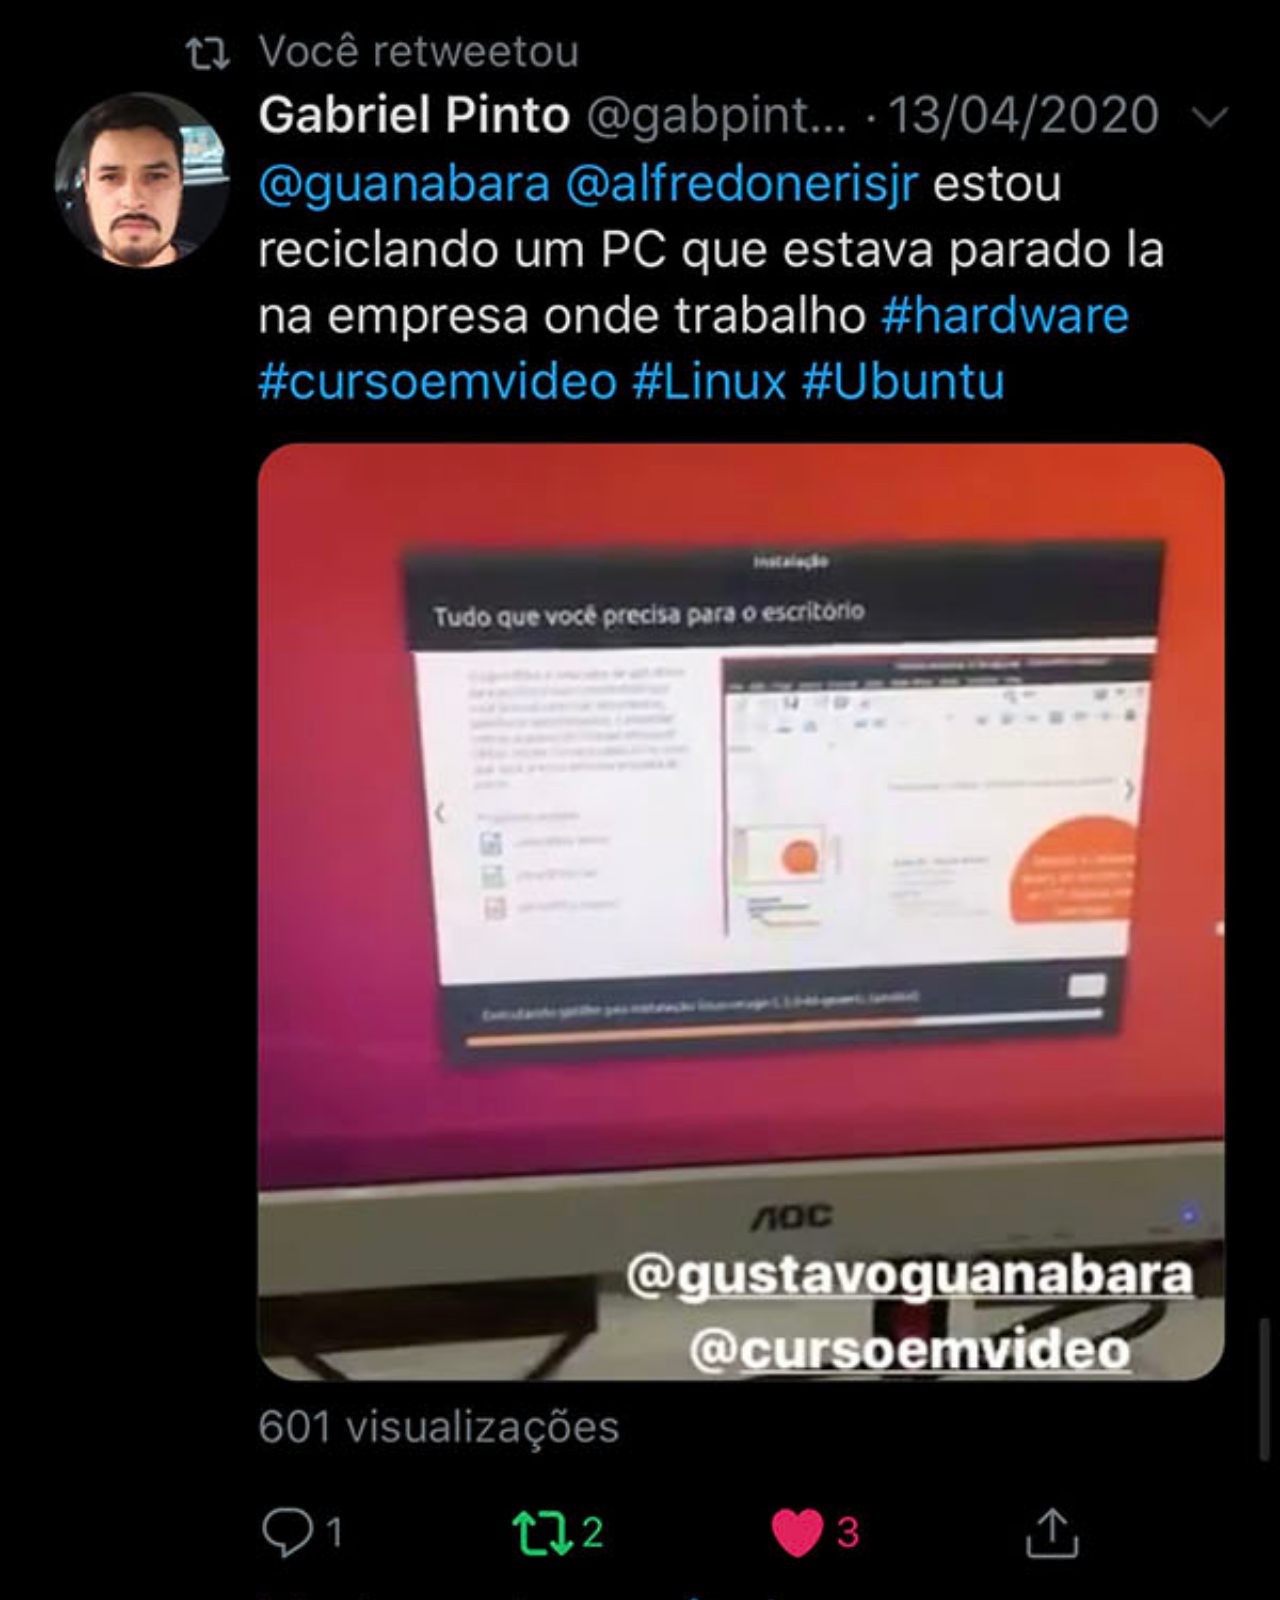
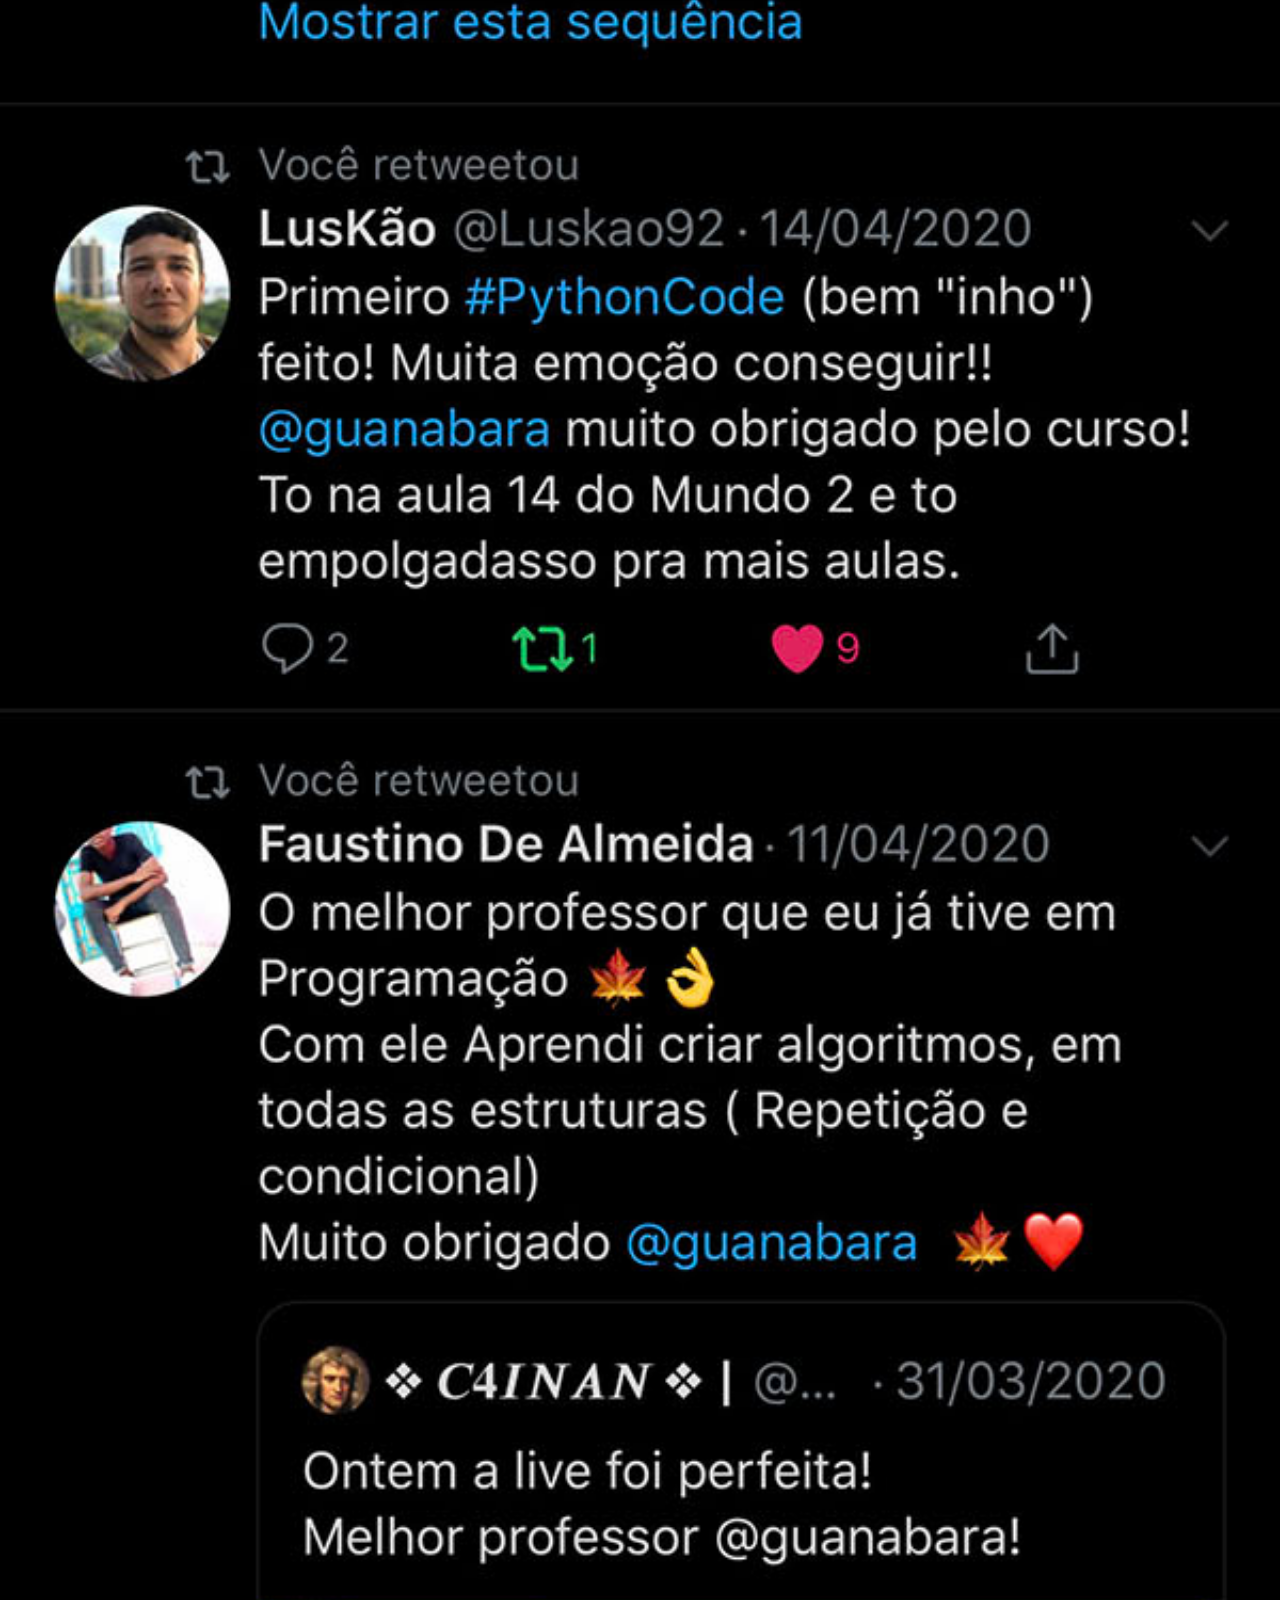
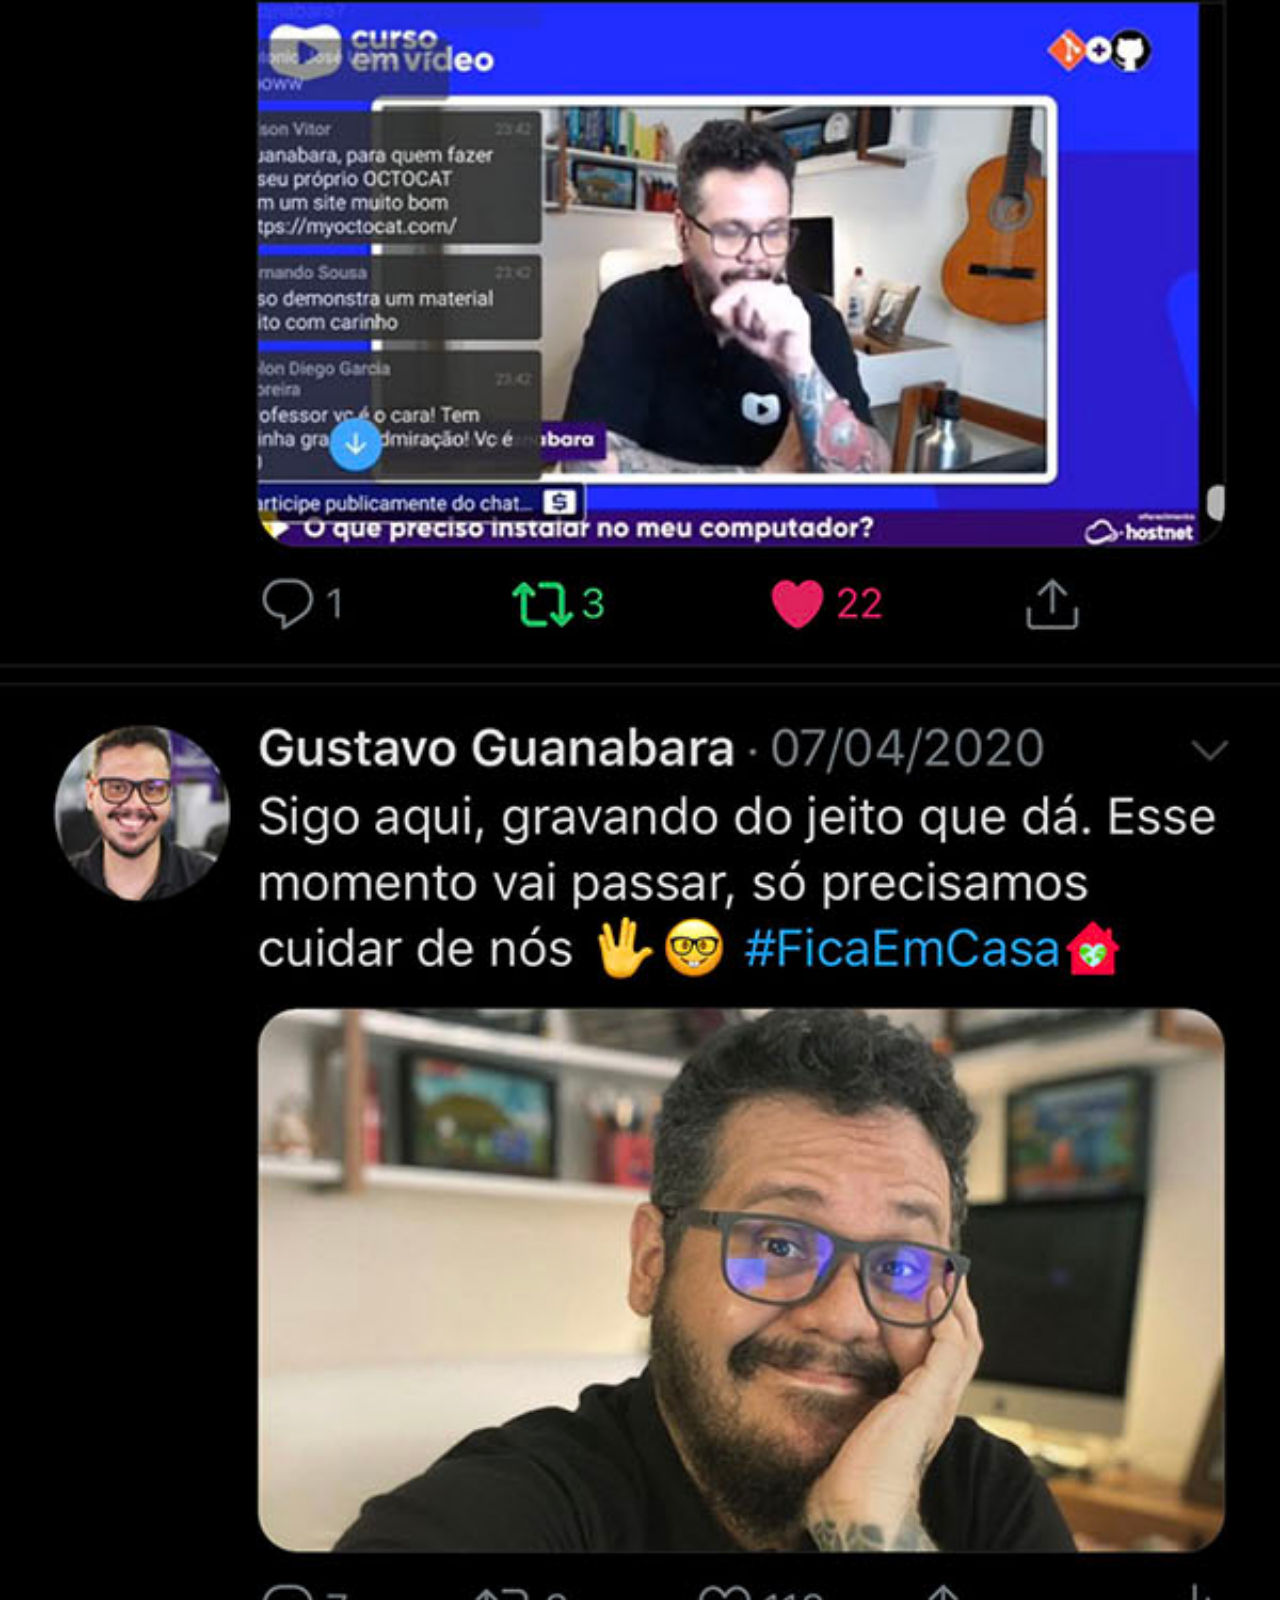
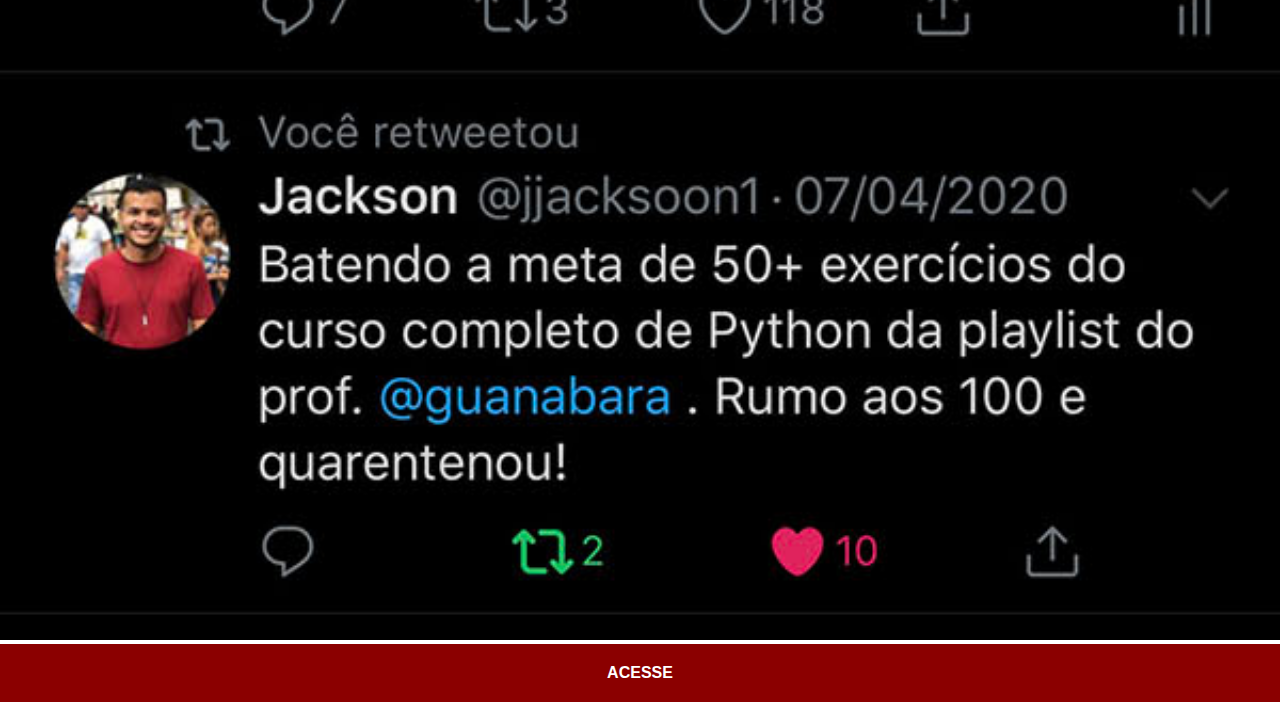
<file: twitter.html>
<!DOCTYPE html>
<html lang="pt-br">
<head>
    <meta charset="UTF-8">
    <meta http-equiv="X-UA-Compatible" content="IE=edge">
    <meta name="viewport" content="width=device-width, initial-scale=1.0">
    <title>Twitter</title>
    <link rel="stylesheet" href="styles/styles.social.css">
</head>
<body>
    <img src="imagens/tela-twitter.jpg" alt="Twitter">
    <a href="https://twitter.com/gyldhenor/" target="_blank">ACESSE</a>
</body>
</html>
</file>
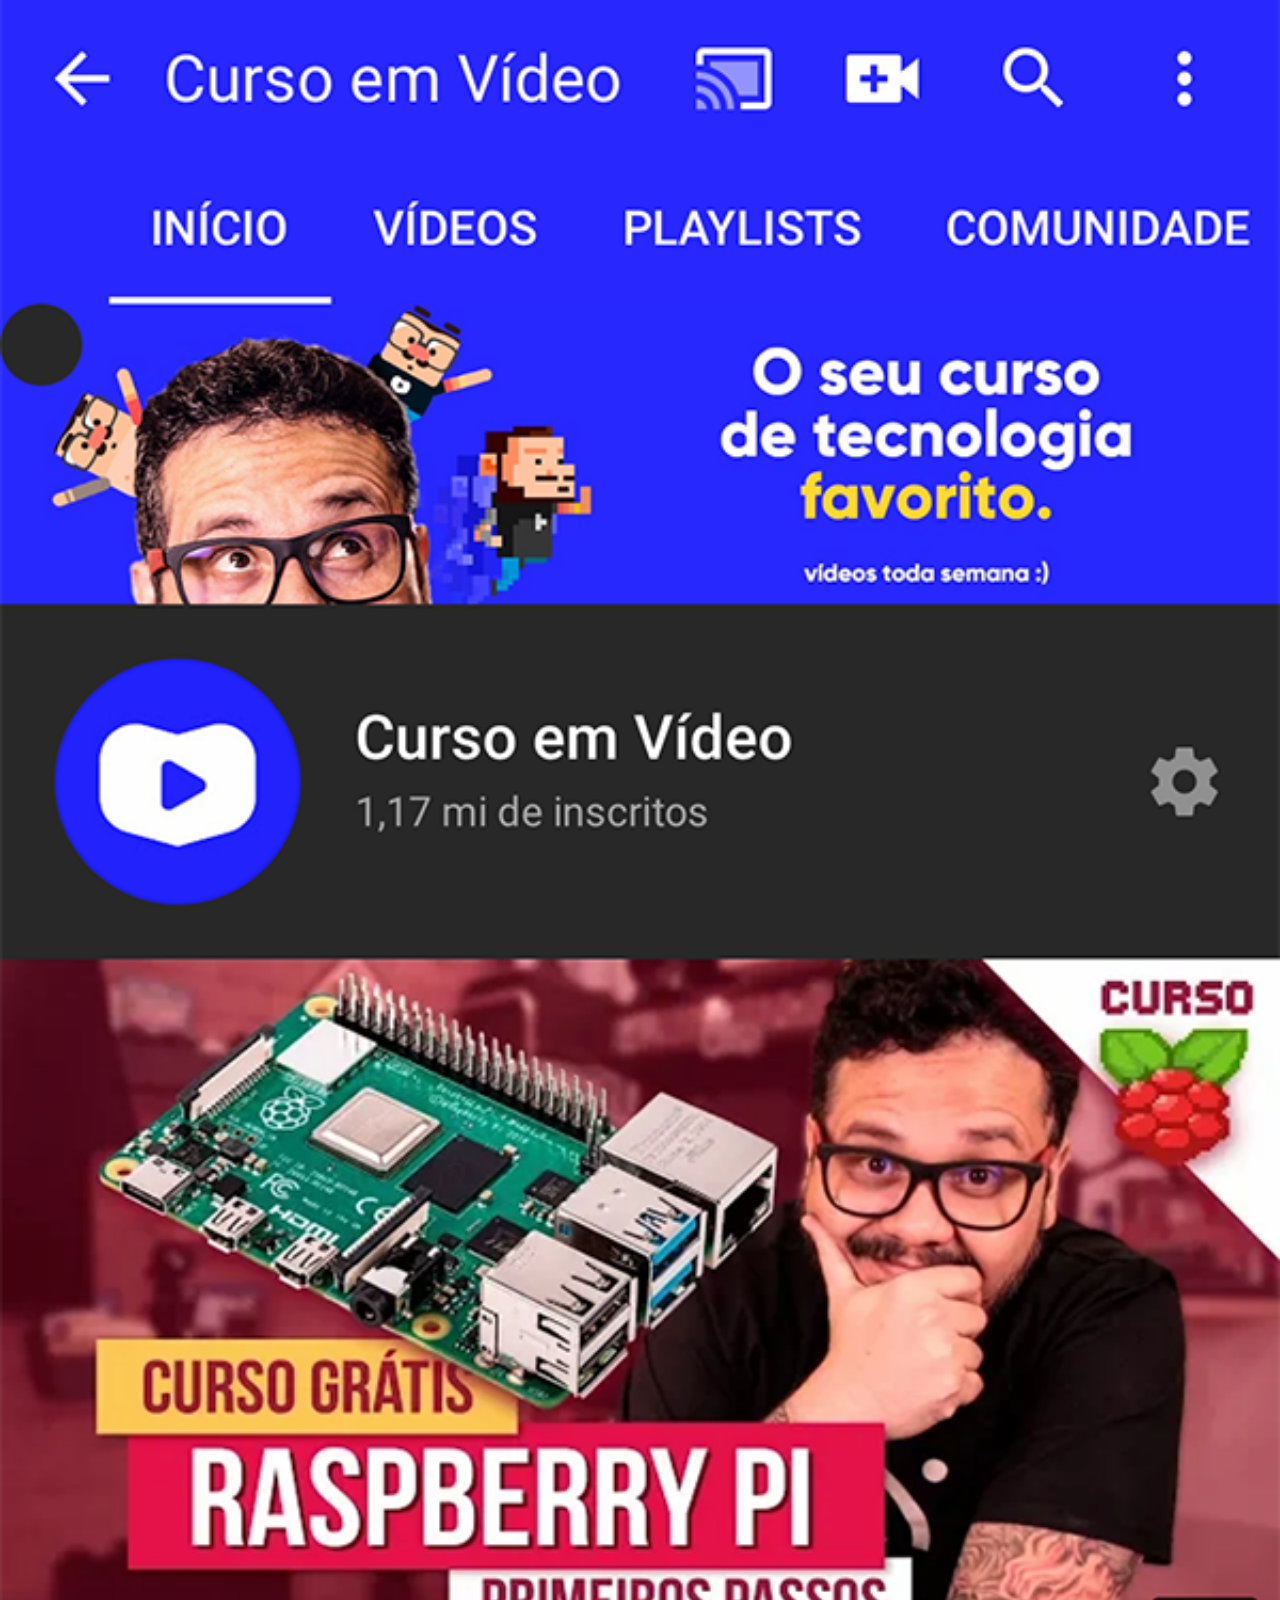
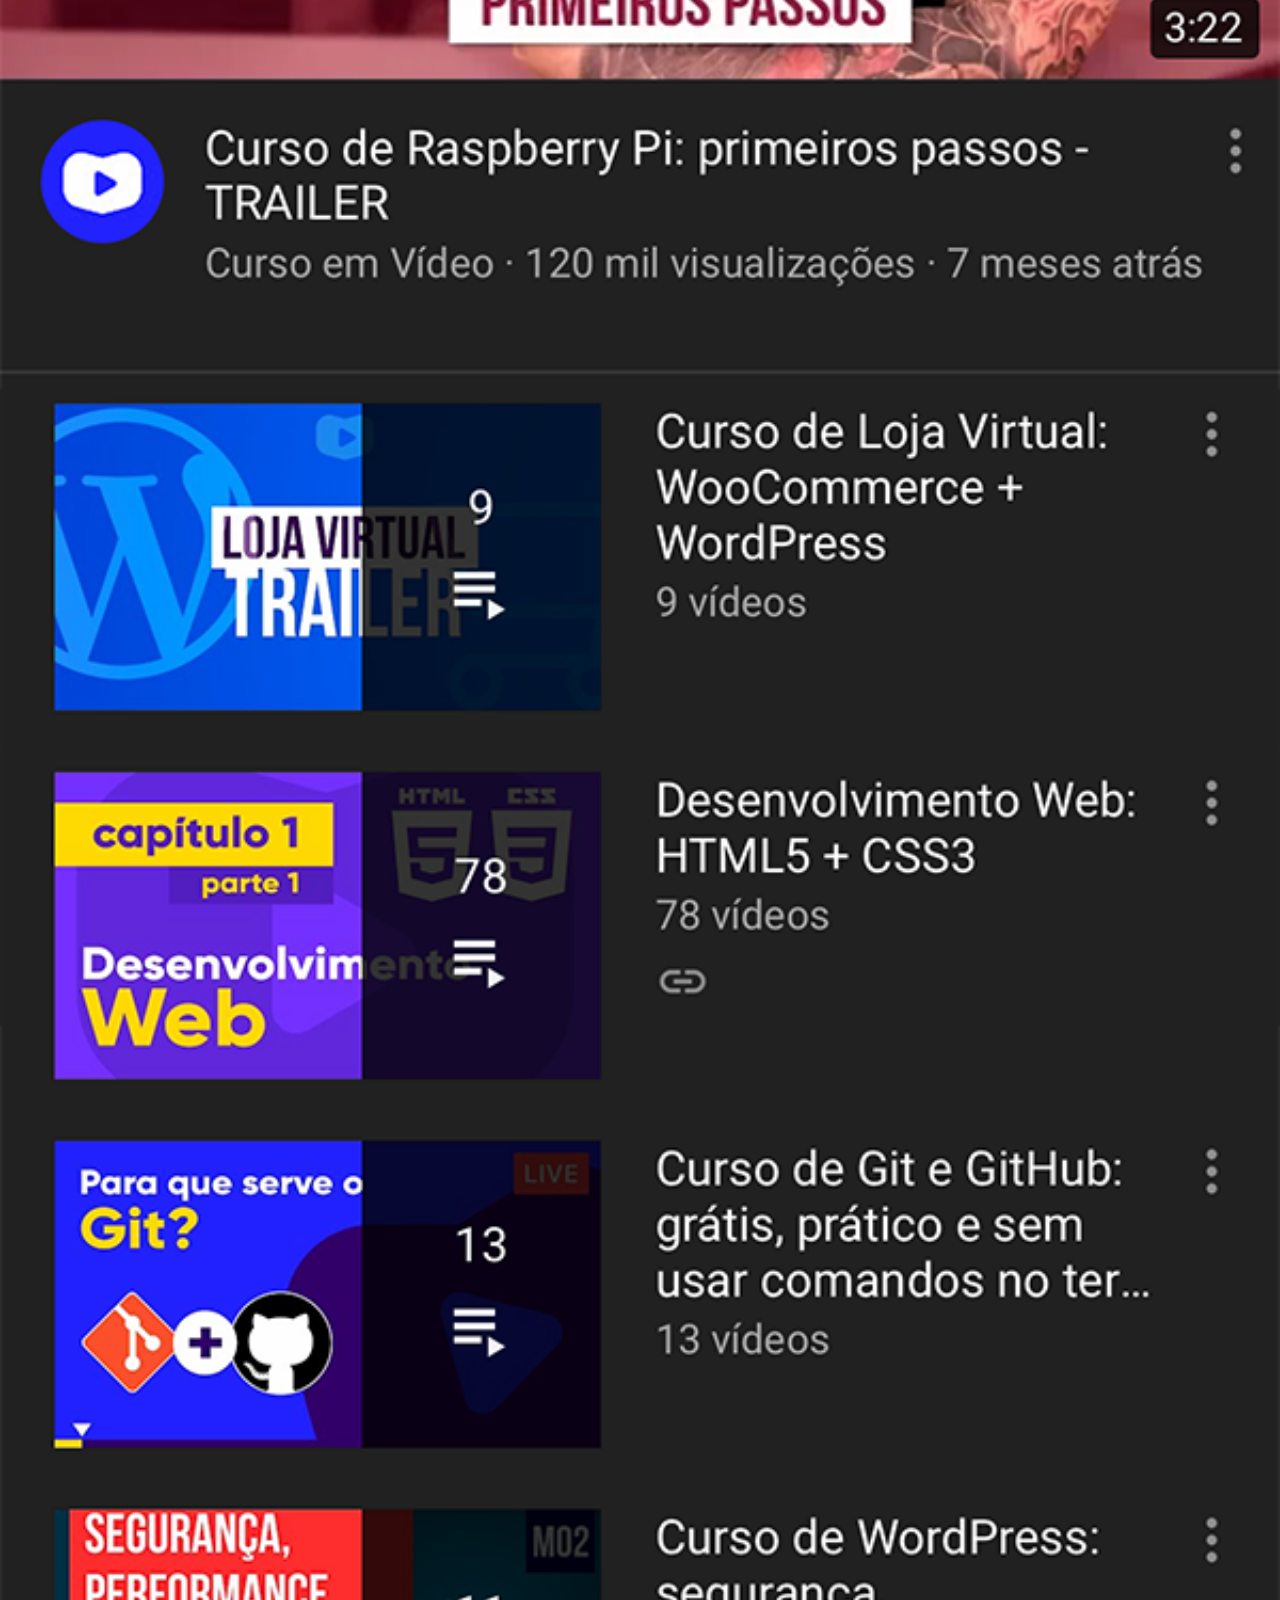
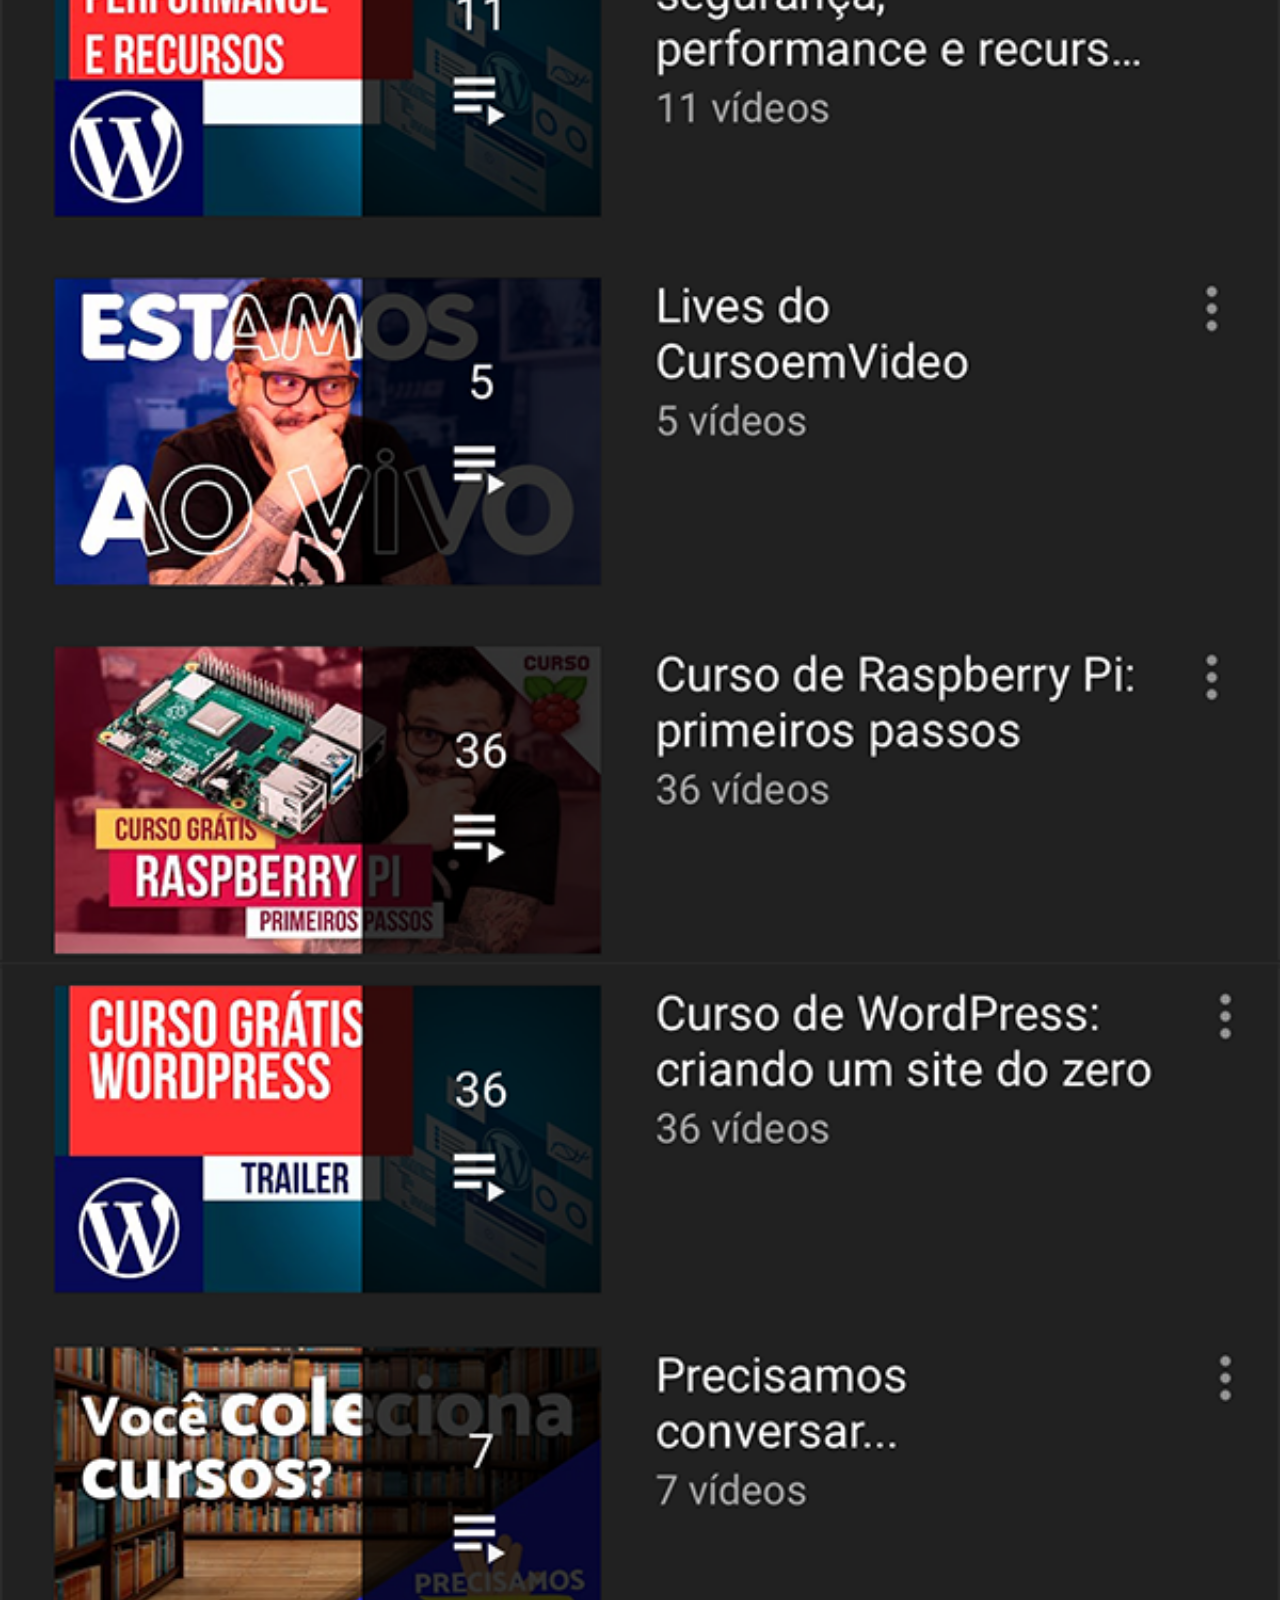
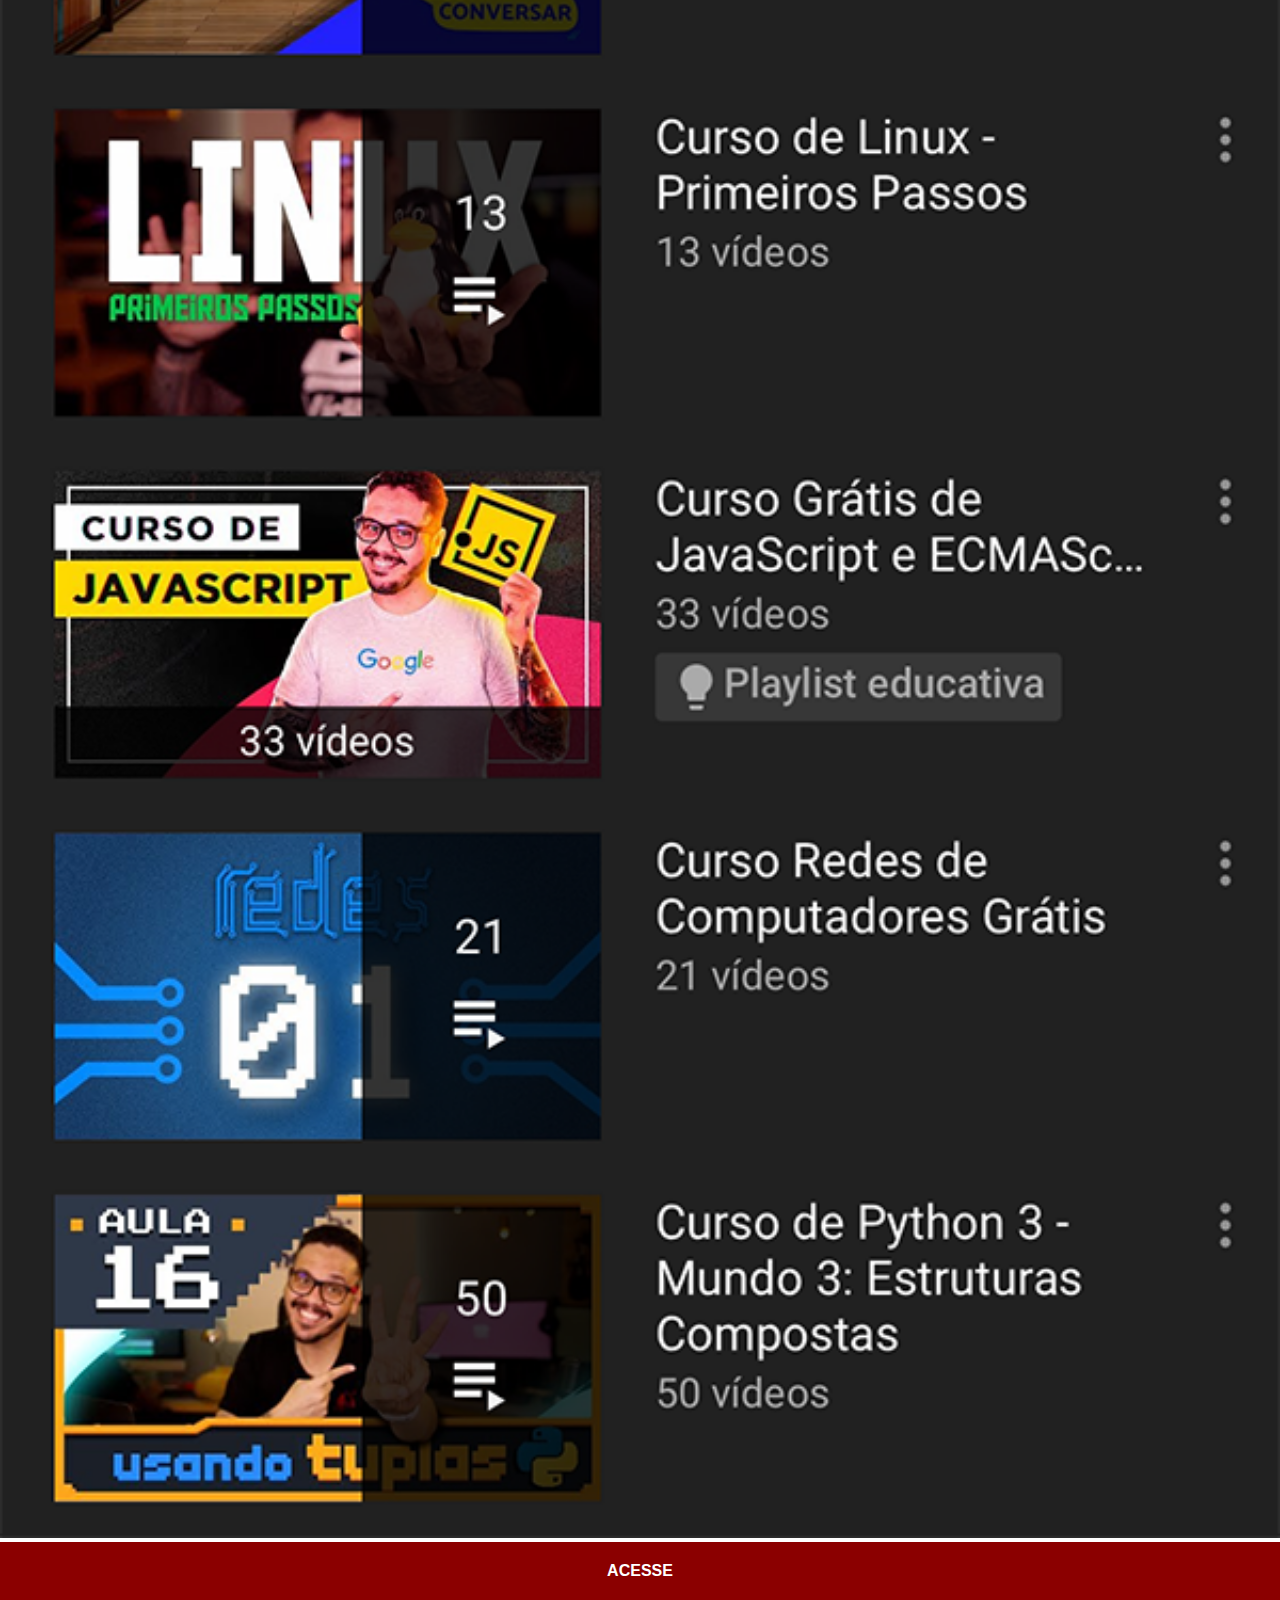
<file: youtube.html>
<!DOCTYPE html>
<html lang="pt-br">
<head>
    <meta charset="UTF-8">
    <meta http-equiv="X-UA-Compatible" content="IE=edge">
    <meta name="viewport" content="width=device-width, initial-scale=1.0">
    <title>Youtube</title>
    <link rel="stylesheet" href="styles/styles.social.css">
</head>
<body>
    <img src="imagens/tela-youtube.png" alt="youtube">
    <a href="https://www.youtube.com/c/CursoemV%C3%ADdeo/playlists" target="_blank">ACESSE</a>
</body>
</html>
</file>
<file: styles/style.css>
@charset "UTF-8";

* {
    margin: 0;
    padding: 0;
}

html, body {
    height: 100vh;
    width: 100vw;
}

body {
    background: url(../imagens/fundo-madeira.jpg) no-repeat top center;
    background-size: cover;
    background-attachment: fixed;
}

main {
    position: relative;
    height: 100vh;
}

section#phone {
    position: absolute;
    top: 50%;
    left: 50%;
    transform:translate(-50%, -50%);
    height: 627px;
    width: 311px;
    background: url(..//imagens/frame-iphone.png) no-repeat;

}

iframe#tela {
    position: relative;
    top: 80px;
    left: 22px;
    width: 267px;
    height: 471px;
}

section#rede-sociais {
    display: flex;
    flex-direction: column;
    align-items: flex-end;
}

section#rede-sociais img {
    width: 50px;
    margin: 10px;
    border-radius: 50%;
    box-shadow: 2px 2px 5px rgba(0, 0, 0, 0.404);
    box-sizing: border-box;
    cursor: pointer;
}

section#rede-sociais img:hover {
    border: 2px solid rgba(255, 255, 255, 0.600);
    box-shadow: 5px 5px 10px rgba(0, 0, 0, 0.600);
    transform: translate(-4%, -4%);
    transition: transform .4s;
}
</file>
<file: styles/styles.social.css>
@charset "UTF-8";

* {
    margin: 0px;
    padding: 0px;
    font-family: Arial, Helvetica, sans-serif;
}

::-webkit-scrollbar {
    width: 0px;
    height: 0px;
}

img {
    width: 100vw;
}

a {
    display: block;
    background-color: darkred;
    color: #fff;
    padding: 20px;
    font-weight: bolder;
    text-align: center;
    text-decoration: none;
    cursor: pointer;
}

a:hover {
    background-color: red;
}
</file>
